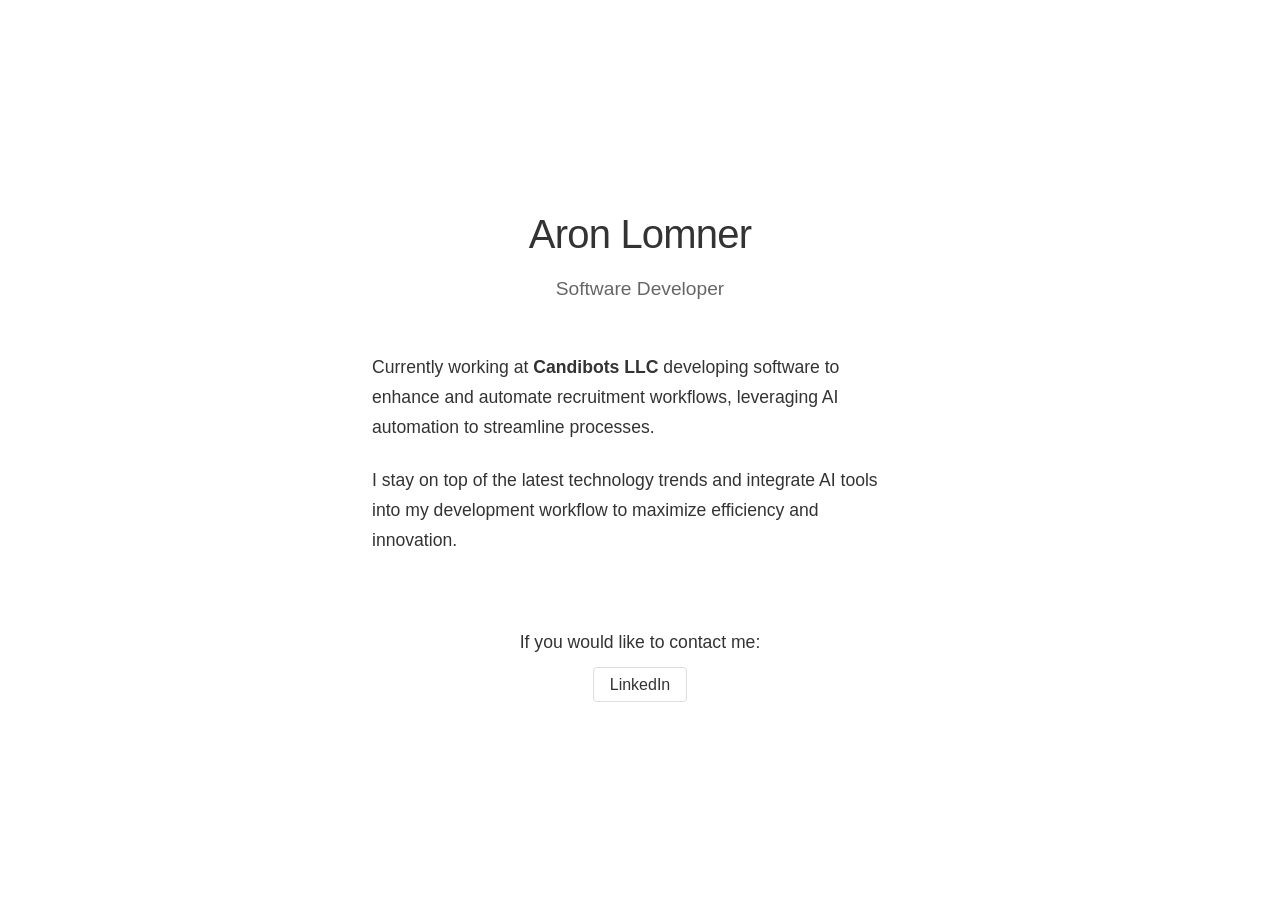
<file: index.html>
<!DOCTYPE html>
<html lang="en">
<head>
    <meta charset="UTF-8">
    <meta name="viewport" content="width=device-width, initial-scale=1.0">
    <title>Aron Lomner</title>
    <link rel="stylesheet" href="styles.css">
    <link rel="icon" type="image/svg+xml" href="/favicon.svg">
</head>
<body>
    <main>
        <header>
            <h1>Aron Lomner</h1>
            <p class="title">Software Developer</p>
        </header>

        <section class="about">
            <p>Currently working at <strong>Candibots LLC</strong> developing software to enhance and automate recruitment workflows, leveraging AI automation to streamline processes.</p>
            <p>I stay on top of the latest technology trends and integrate AI tools into my development workflow to maximize efficiency and innovation.</p>
        </section>

        <section class="contact">
            <p>If you would like to contact me:</p>
            <a href="https://www.linkedin.com/in/aron-lomner-032643299/" target="_blank">LinkedIn</a>
        </section>
    </main>
</body>
</html>
</file>
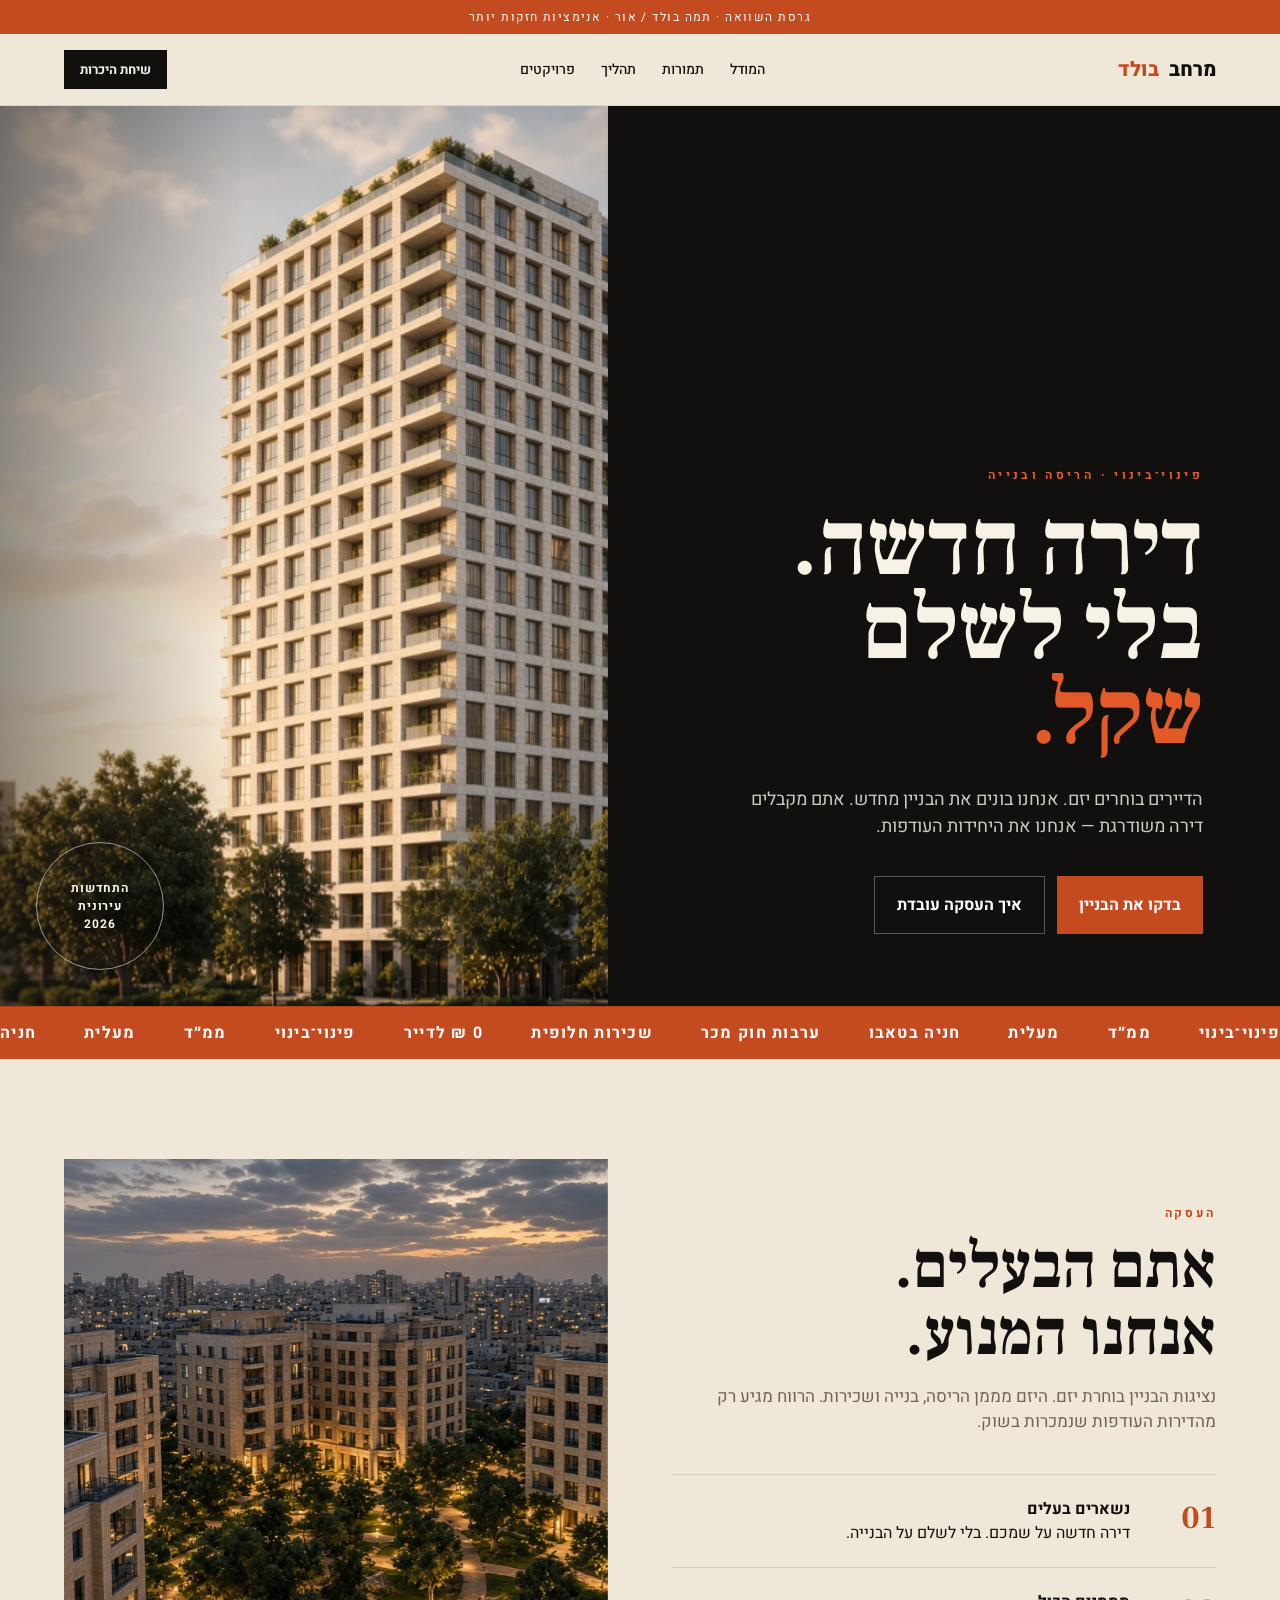
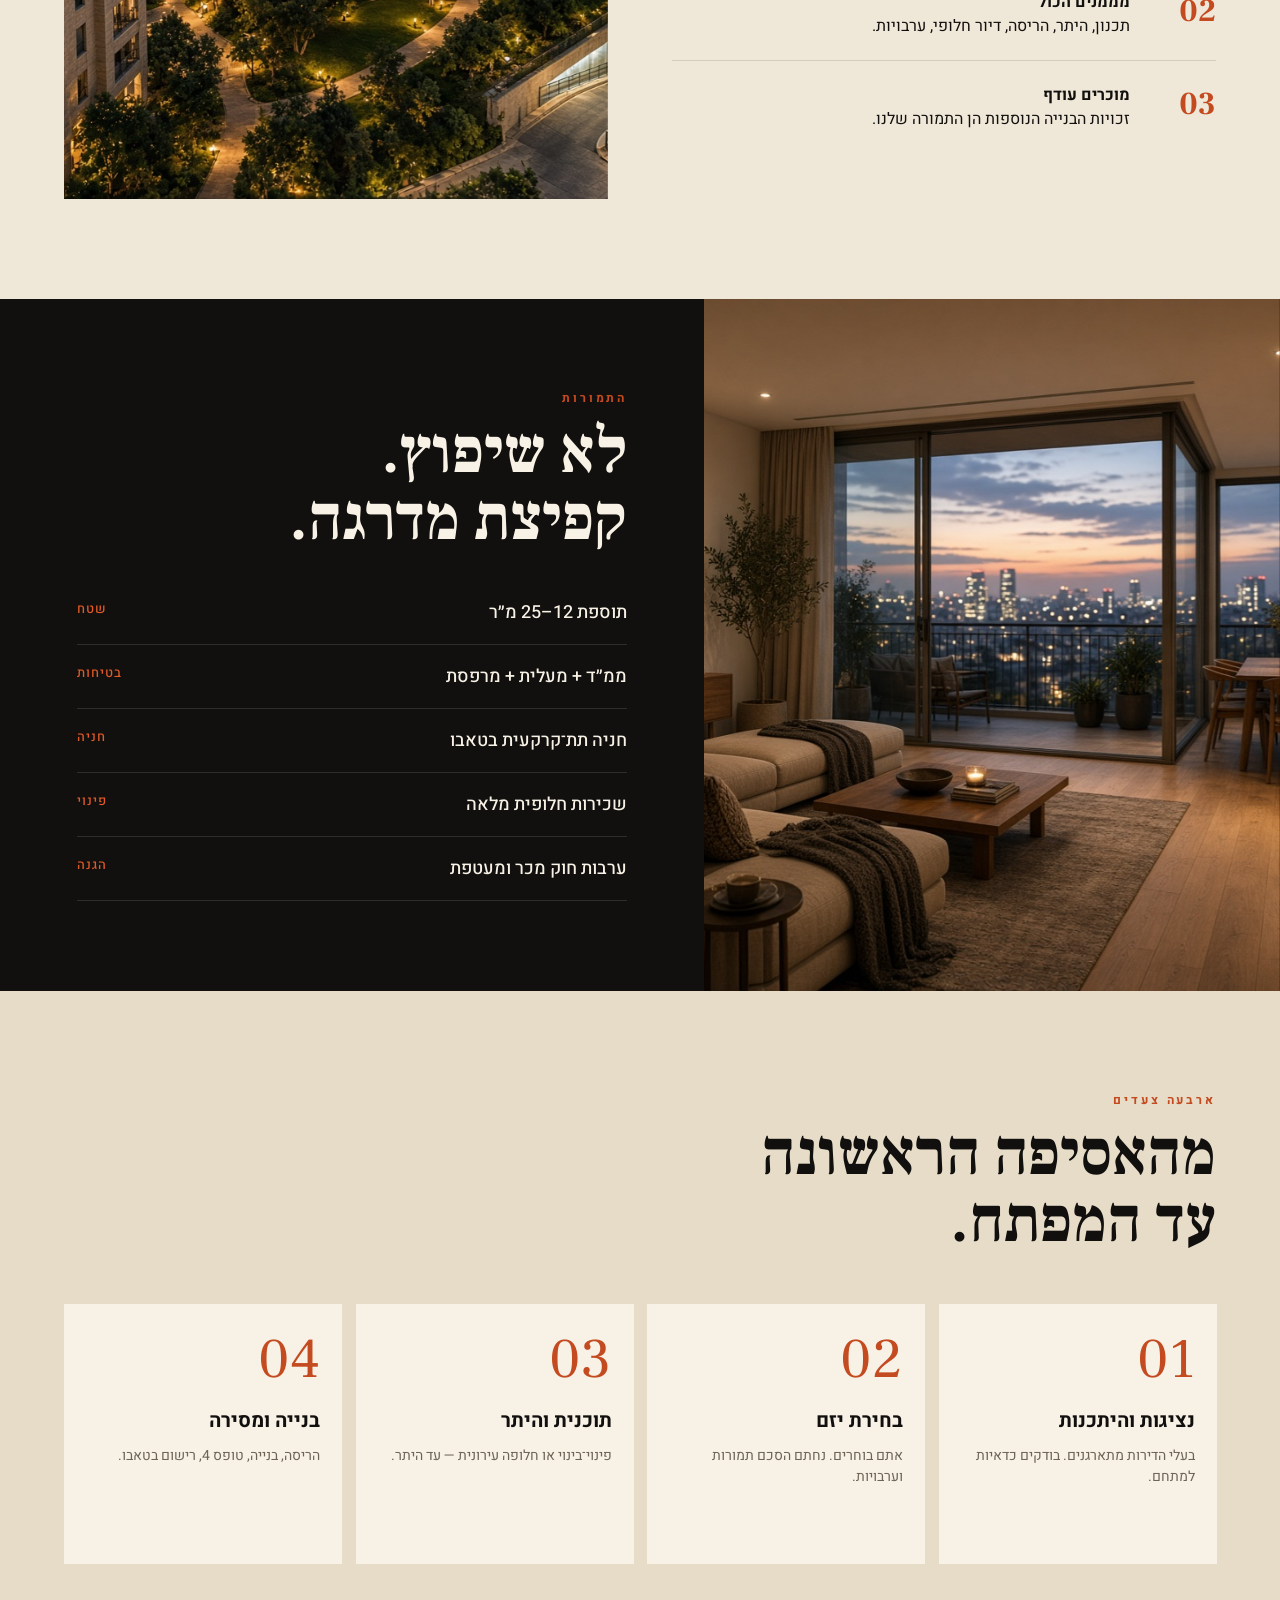
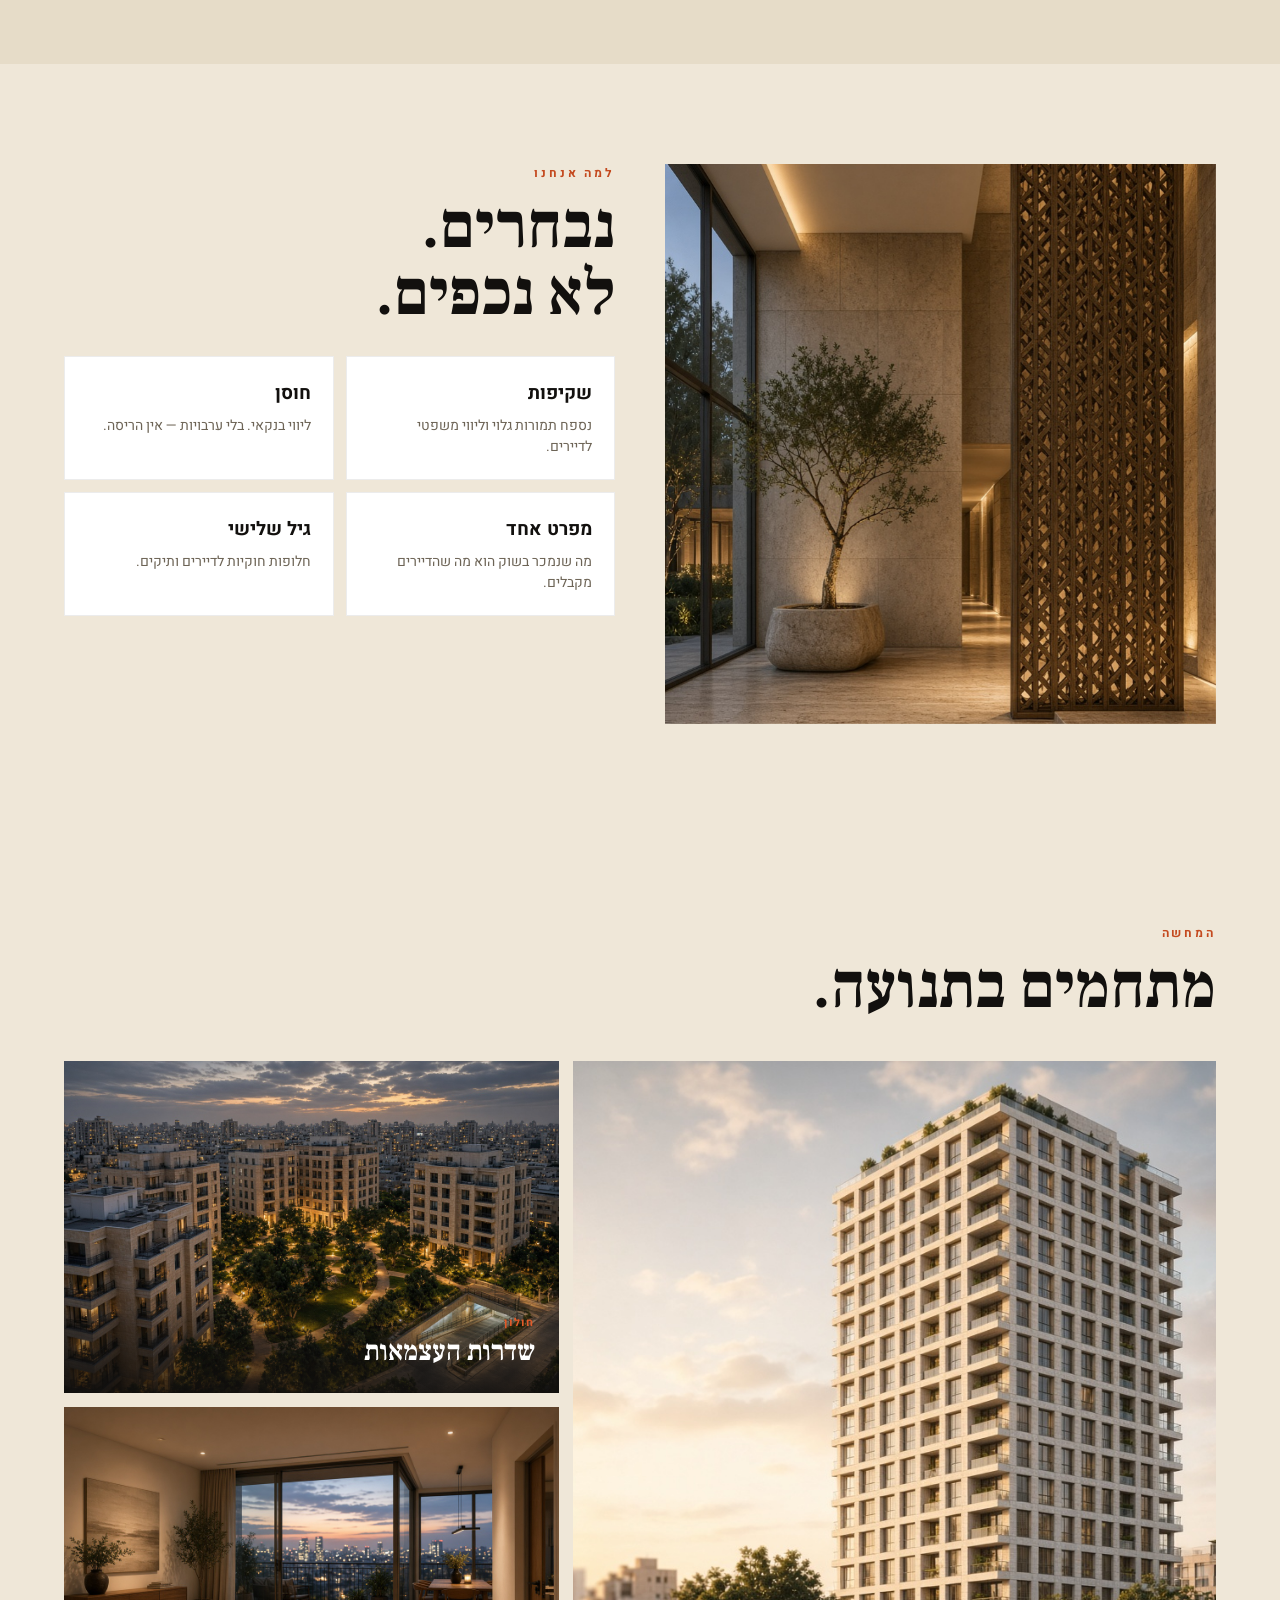
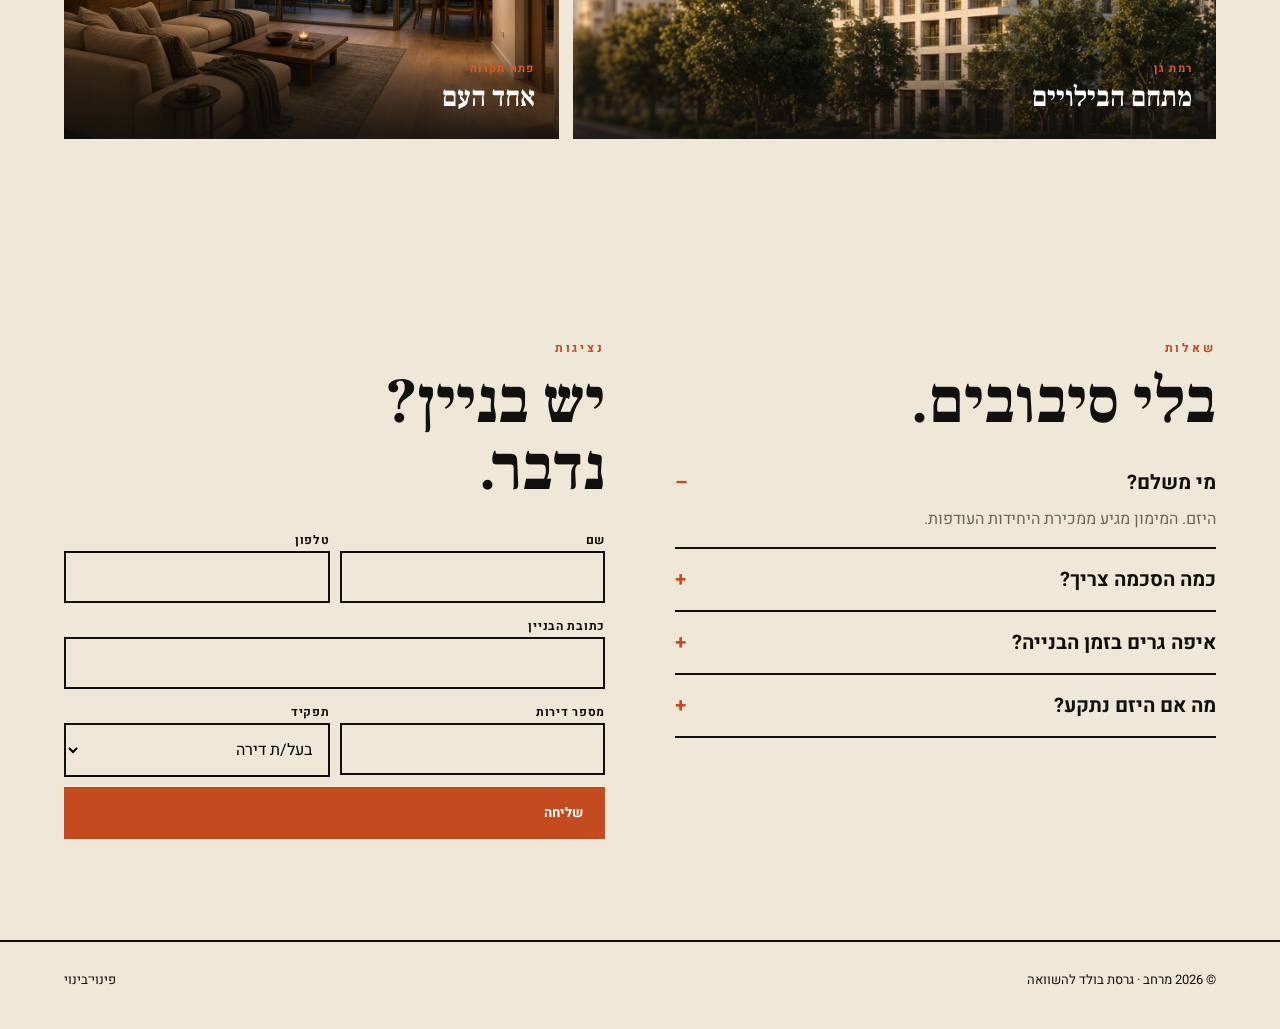
<file: loz/merhav-demo-flavored/index.html>
<!DOCTYPE html>
<html lang="he" dir="rtl">
<head>
  <meta charset="UTF-8" />
  <meta name="viewport" content="width=device-width, initial-scale=1" />
  <title>מרחב · גרסת בולד</title>
  <link rel="icon" type="image/svg+xml" href="favicon.svg" />
  <link rel="preconnect" href="https://fonts.googleapis.com" />
  <link rel="preconnect" href="https://fonts.gstatic.com" crossorigin />
  <link href="https://fonts.googleapis.com/css2?family=Heebo:wght@400;500;700;800&family=Frank+Ruhl+Libre:wght@500;700&display=swap" rel="stylesheet" />
  <style>
    :root {
      --paper: #efe7d8;
      --paper-2: #e6dcc8;
      --ink: #12100e;
      --ink-2: #2a241c;
      --rust: #c44a1f;
      --rust-2: #e25a28;
      --cream: #f7f1e6;
      --muted: #6d6456;
      --ease: cubic-bezier(0.16, 1, 0.3, 1);
    }
    * { box-sizing: border-box; margin: 0; padding: 0; }
    html { scroll-behavior: smooth; }
    body {
      font-family: Heebo, sans-serif;
      background: var(--paper);
      color: var(--ink);
      overflow-x: hidden;
    }
    body.loading { overflow: hidden; }
    img { display: block; max-width: 100%; }
    a { color: inherit; text-decoration: none; }
    button, input, textarea, select { font-family: inherit; }

    .loader {
      position: fixed; inset: 0; z-index: 80;
      background: var(--ink); color: var(--cream);
      display: grid; place-items: center;
      transition: transform 1s var(--ease);
    }
    .loader.out { transform: translateY(-100%); }
    .loader b {
      font-family: "Frank Ruhl Libre", serif;
      font-size: clamp(48px, 10vw, 120px);
      letter-spacing: -.03em;
      clip-path: inset(0 100% 0 0);
      animation: wipe 1s var(--ease) .15s forwards;
    }
    @keyframes wipe { to { clip-path: inset(0 0 0 0); } }

    .demo {
      background: var(--rust); color: #fff;
      text-align: center; font-size: 12px; letter-spacing: .12em;
      padding: 8px 16px; position: sticky; top: 0; z-index: 50;
    }

    nav {
      position: sticky; top: 32px; z-index: 40;
      display: flex; justify-content: space-between; align-items: center;
      padding: 16px 5vw;
      background: rgba(239,231,216,.78);
      backdrop-filter: blur(16px);
      border-bottom: 1px solid rgba(18,16,14,.08);
    }
    .logo { font-weight: 800; font-size: 20px; display: flex; gap: 10px; align-items: baseline; }
    .logo i { font-style: normal; color: var(--rust); }
    .nav-links { display: flex; gap: 26px; font-size: 14px; font-weight: 500; }
    .cta {
      background: var(--ink); color: var(--cream);
      padding: 10px 16px; font-size: 13px; font-weight: 700;
    }

    .hero {
      min-height: 100vh;
      display: grid;
      grid-template-columns: 1.05fr .95fr;
      background: var(--ink); color: var(--cream);
    }
    .hero-copy { padding: 12vh 6vw 8vh; display: flex; flex-direction: column; justify-content: end; }
    .kicker { color: var(--rust-2); letter-spacing: .28em; font-size: 12px; font-weight: 700; margin-bottom: 20px; }
    .hero h1 {
      font-family: "Frank Ruhl Libre", serif;
      font-size: clamp(48px, 7.2vw, 96px);
      line-height: .92; font-weight: 700;
      margin-bottom: 28px;
    }
    .hero h1 .word { display: inline-block; overflow: hidden; vertical-align: bottom; }
    .hero h1 .word span {
      display: inline-block; transform: translateY(110%);
    }
    body.ready .hero h1 .word span {
      animation: up 1s var(--ease) forwards;
    }
    .hero h1 .word:nth-child(2) span { animation-delay: .08s; }
    .hero h1 .word:nth-child(3) span { animation-delay: .16s; }
    .hero h1 .word:nth-child(4) span { animation-delay: .24s; }
    .hero h1 .word:nth-child(5) span { animation-delay: .32s; }
    .hero h1 em { font-style: normal; color: var(--rust-2); }
    @keyframes up { to { transform: none; } }
    .lead { font-size: 18px; max-width: 460px; opacity: .82; margin-bottom: 36px; }
    .hero-actions { display: flex; gap: 12px; flex-wrap: wrap; }
    .btn {
      display: inline-flex; align-items: center;
      padding: 16px 22px; font-weight: 700; border: 0; cursor: pointer;
      transition: transform .35s var(--ease);
    }
    .btn:hover { transform: translateY(-3px) scale(1.02); }
    .btn-rust { background: var(--rust); color: #fff; }
    .btn-line { background: transparent; color: #fff; border: 1px solid rgba(255,255,255,.3); }
    .hero-visual { position: relative; overflow: hidden; }
    .hero-visual img {
      width: 100%; height: 100%; object-fit: cover; min-height: 100vh;
      transform: scale(1.18);
      animation: zoom 18s ease-out forwards;
    }
    @keyframes zoom { to { transform: scale(1); } }
    .hero-visual::after {
      content: ""; position: absolute; inset: 0;
      background: linear-gradient(90deg, rgba(18,16,14,.45), transparent 40%);
    }
    .stamp {
      position: absolute; bottom: 36px; left: 36px; z-index: 2;
      width: 128px; height: 128px; border: 1.5px solid rgba(255,255,255,.55);
      border-radius: 50%; display: grid; place-items: center; text-align: center;
      font-size: 12px; letter-spacing: .08em; font-weight: 700;
      animation: spin 24s linear infinite;
    }
    @keyframes spin { to { transform: rotate(-360deg); } }

    .marquee {
      background: var(--rust); color: #fff;
      overflow: hidden; white-space: nowrap;
      padding: 14px 0; font-weight: 700; letter-spacing: .08em;
      border-top: 1px solid rgba(0,0,0,.12);
    }
    .marquee-track {
      display: inline-flex; gap: 48px;
      animation: slide 22s linear infinite;
    }
    @keyframes slide {
      from { transform: translateX(0); }
      to { transform: translateX(50%); }
    }

    section { padding: 100px 5vw; }
    .sec-kicker { color: var(--rust); font-size: 12px; letter-spacing: .24em; font-weight: 700; margin-bottom: 12px; }
    .sec-title {
      font-family: "Frank Ruhl Libre", serif;
      font-size: clamp(32px, 5vw, 64px);
      line-height: 1.05; margin-bottom: 16px;
    }
    .sec-sub { max-width: 520px; color: var(--muted); font-size: 17px; }

    .reveal { opacity: 0; transform: translateY(40px) scale(.98); }
    .reveal.in { animation: pop .85s var(--ease) forwards; }
    @keyframes pop { to { opacity: 1; transform: none; } }

    .model { display: grid; grid-template-columns: 1fr 1fr; gap: 64px; align-items: center; }
    .nums { margin-top: 40px; display: grid; gap: 0; }
    .num-row {
      display: grid; grid-template-columns: 70px 1fr; gap: 16px;
      padding: 22px 0; border-top: 1px solid rgba(18,16,14,.12);
      opacity: 0; transform: translateX(-24px);
    }
    .num-row.in { animation: pop .7s var(--ease) forwards; }
    .num-row strong { font-family: "Frank Ruhl Libre", serif; font-size: 32px; color: var(--rust); }
    .frame { overflow: hidden; position: relative; }
    .frame img {
      width: 100%; height: 640px; object-fit: cover;
      clip-path: inset(100% 0 0 0);
      transform: scale(1.1);
    }
    .frame.in img {
      animation: open 1.2s var(--ease) forwards;
    }
    @keyframes open {
      to { clip-path: inset(0 0 0 0); transform: scale(1); }
    }

    .split {
      display: grid; grid-template-columns: .9fr 1.1fr;
      background: var(--ink); color: var(--cream); padding: 0;
    }
    .split img { width: 100%; height: 100%; min-height: 620px; object-fit: cover; }
    .split-copy { padding: 90px 6vw; }
    .perk {
      display: flex; justify-content: space-between; gap: 20px;
      padding: 18px 0; border-bottom: 1px solid rgba(255,255,255,.12);
      font-size: 18px; font-weight: 500;
      opacity: 0; transform: translateY(16px);
    }
    .perk.in { animation: pop .6s var(--ease) forwards; }
    .perk span { color: var(--rust-2); font-size: 13px; letter-spacing: .08em; }

    .steps { background: var(--paper-2); }
    .grid4 { display: grid; grid-template-columns: repeat(4, 1fr); gap: 14px; margin-top: 48px; }
    .card {
      background: var(--cream); padding: 28px 22px 36px;
      min-height: 260px;
      transition: transform .45s var(--ease), background .35s;
    }
    .card:hover { transform: translateY(-10px) rotate(-.4deg); background: #fff; }
    .card .n { font-size: 56px; font-family: "Frank Ruhl Libre", serif; color: var(--rust); line-height: 1; margin-bottom: 18px; }
    .card h3 { font-size: 20px; margin-bottom: 10px; }
    .card p { color: var(--muted); font-size: 14px; }

    .why { display: grid; grid-template-columns: 1fr 1fr; gap: 50px; }
    .why-img { overflow: hidden; }
    .why-img img { width: 100%; height: 560px; object-fit: cover; }
    .tiles { display: grid; grid-template-columns: 1fr 1fr; gap: 12px; margin-top: 28px; }
    .tile {
      padding: 22px; background: #fff; border: 1px solid rgba(18,16,14,.08);
      transition: transform .4s var(--ease), background .3s, color .3s;
    }
    .tile:hover { background: var(--ink); color: var(--cream); transform: scale(1.03); }
    .tile h3 { margin-bottom: 8px; }
    .tile p { color: var(--muted); font-size: 14px; }
    .tile:hover p { color: #cfc6b8; }

    .projects .proj-wrap { display: grid; grid-template-columns: 1.3fr 1fr; gap: 14px; margin-top: 40px; }
    .proj { position: relative; overflow: hidden; min-height: 280px; }
    .proj.big { min-height: 580px; grid-row: span 2; }
    .proj img { width: 100%; height: 100%; object-fit: cover; transition: transform 1s var(--ease); }
    .proj:hover img { transform: scale(1.1) rotate(.6deg); }
    .proj figcaption {
      position: absolute; inset: auto 0 0; padding: 24px;
      background: linear-gradient(transparent, rgba(18,16,14,.85));
      color: #fff;
    }
    .proj small { color: var(--rust-2); letter-spacing: .12em; font-size: 11px; font-weight: 700; }
    .proj h3 { font-family: "Frank Ruhl Libre", serif; font-size: 28px; }

    .end { display: grid; grid-template-columns: 1fr 1fr; gap: 70px; }
    details { border-bottom: 2px solid var(--ink); padding: 16px 0; }
    summary { list-style: none; font-size: 20px; font-weight: 700; cursor: pointer; display: flex; justify-content: space-between; }
    summary::-webkit-details-marker { display: none; }
    summary::after { content: "+"; color: var(--rust); }
    details[open] summary::after { content: "–"; }
    details p { padding-top: 10px; color: var(--muted); max-width: 480px; }

    form { display: grid; gap: 10px; margin-top: 24px; }
    label { font-size: 12px; font-weight: 700; letter-spacing: .06em; }
    input, textarea, select {
      width: 100%; border: 2px solid var(--ink); background: transparent;
      padding: 12px; font-size: 16px; outline: none;
    }
    input:focus, textarea:focus { border-color: var(--rust); }
    textarea { min-height: 100px; }
    .row { display: grid; grid-template-columns: 1fr 1fr; gap: 10px; }
    .thanks { display: none; padding: 24px; background: var(--ink); color: var(--cream); }
    footer {
      padding: 28px 5vw 40px; display: flex; justify-content: space-between;
      border-top: 2px solid var(--ink); font-size: 13px;
    }

    @media (max-width: 980px) {
      .hero, .model, .split, .why, .end, .projects .proj-wrap, .grid4, .tiles, .row { grid-template-columns: 1fr; }
      .nav-links { display: none; }
      .hero-visual img, .proj.big { min-height: 360px; }
      .stamp { width: 88px; height: 88px; font-size: 10px; }
    }
    @media (prefers-reduced-motion: reduce) {
      * { animation: none !important; transition: none !important; }
      .reveal, .num-row, .perk { opacity: 1; transform: none; }
      .frame img { clip-path: none; }
    }
  </style>
</head>
<body class="loading">
  <div class="loader" id="loader"><b>מרחב</b></div>
  <div class="demo">גרסת השוואה · תמה בולד / אור · אנימציות חזקות יותר</div>

  <nav>
    <a class="logo" href="#top">מרחב <i>בולד</i></a>
    <div class="nav-links">
      <a href="#model">המודל</a>
      <a href="#returns">תמורות</a>
      <a href="#process">תהליך</a>
      <a href="#projects">פרויקטים</a>
    </div>
    <a class="cta" href="#contact">שיחת היכרות</a>
  </nav>

  <header class="hero" id="top">
    <div class="hero-copy">
      <div class="kicker">פינוי־בינוי · הריסה ובנייה</div>
      <h1>
        <span class="word"><span>דירה</span></span>
        <span class="word"><span>חדשה.</span></span><br>
        <span class="word"><span>בלי</span></span>
        <span class="word"><span>לשלם</span></span>
        <span class="word"><span><em>שקל.</em></span></span>
      </h1>
      <p class="lead">הדיירים בוחרים יזם. אנחנו בונים את הבניין מחדש. אתם מקבלים דירה משודרגת — אנחנו את היחידות העודפות.</p>
      <div class="hero-actions">
        <a class="btn btn-rust" href="#contact">בדקו את הבניין</a>
        <a class="btn btn-line" href="#model">איך העסקה עובדת</a>
      </div>
    </div>
    <div class="hero-visual">
      <img src="assets/tower.jpg" alt="" />
      <div class="stamp">התחדשות<br>עירונית<br>2026</div>
    </div>
  </header>

  <div class="marquee" aria-hidden="true">
    <div class="marquee-track">
      <span>פינוי־בינוי</span><span>ממ״ד</span><span>מעלית</span><span>חניה בטאבו</span><span>ערבות חוק מכר</span><span>שכירות חלופית</span><span>0 ₪ לדייר</span>
      <span>פינוי־בינוי</span><span>ממ״ד</span><span>מעלית</span><span>חניה בטאבו</span><span>ערבות חוק מכר</span><span>שכירות חלופית</span><span>0 ₪ לדייר</span>
    </div>
  </div>

  <section class="model" id="model">
    <div class="reveal">
      <div class="sec-kicker">העסקה</div>
      <h2 class="sec-title">אתם הבעלים.<br>אנחנו המנוע.</h2>
      <p class="sec-sub">נציגות הבניין בוחרת יזם. היזם מממן הריסה, בנייה ושכירות. הרווח מגיע רק מהדירות העודפות שנמכרות בשוק.</p>
      <div class="nums">
        <div class="num-row"><strong>01</strong><div><b>נשארים בעלים</b><p>דירה חדשה על שמכם. בלי לשלם על הבנייה.</p></div></div>
        <div class="num-row"><strong>02</strong><div><b>מממנים הכול</b><p>תכנון, היתר, הריסה, דיור חלופי, ערבויות.</p></div></div>
        <div class="num-row"><strong>03</strong><div><b>מוכרים עודף</b><p>זכויות הבנייה הנוספות הן התמורה שלנו.</p></div></div>
      </div>
    </div>
    <div class="frame">
      <img src="assets/complex.jpg" alt="" />
    </div>
  </section>

  <div class="split" id="returns">
    <div class="frame">
      <img src="assets/interior.jpg" alt="" />
    </div>
    <div class="split-copy reveal">
      <div class="sec-kicker">התמורות</div>
      <h2 class="sec-title">לא שיפוץ.<br>קפיצת מדרגה.</h2>
      <div style="margin-top:28px">
        <div class="perk">תוספת 12–25 מ״ר <span>שטח</span></div>
        <div class="perk">ממ״ד + מעלית + מרפסת <span>בטיחות</span></div>
        <div class="perk">חניה תת־קרקעית בטאבו <span>חניה</span></div>
        <div class="perk">שכירות חלופית מלאה <span>פינוי</span></div>
        <div class="perk">ערבות חוק מכר ומעטפת <span>הגנה</span></div>
      </div>
    </div>
  </div>

  <section class="steps" id="process">
    <div class="reveal">
      <div class="sec-kicker">ארבעה צעדים</div>
      <h2 class="sec-title">מהאסיפה הראשונה<br>עד המפתח.</h2>
    </div>
    <div class="grid4">
      <article class="card reveal"><div class="n">01</div><h3>נציגות והיתכנות</h3><p>בעלי הדירות מתארגנים. בודקים כדאיות למתחם.</p></article>
      <article class="card reveal"><div class="n">02</div><h3>בחירת יזם</h3><p>אתם בוחרים. נחתם הסכם תמורות וערבויות.</p></article>
      <article class="card reveal"><div class="n">03</div><h3>תוכנית והיתר</h3><p>פינוי־בינוי או חלופה עירונית — עד היתר.</p></article>
      <article class="card reveal"><div class="n">04</div><h3>בנייה ומסירה</h3><p>הריסה, בנייה, טופס 4, רישום בטאבו.</p></article>
    </div>
  </section>

  <section class="why">
    <div class="why-img frame">
      <img src="assets/lobby.jpg" alt="" />
    </div>
    <div class="reveal">
      <div class="sec-kicker">למה אנחנו</div>
      <h2 class="sec-title">נבחרים.<br>לא נכפים.</h2>
      <div class="tiles">
        <div class="tile"><h3>שקיפות</h3><p>נספח תמורות גלוי וליווי משפטי לדיירים.</p></div>
        <div class="tile"><h3>חוסן</h3><p>ליווי בנקאי. בלי ערבויות — אין הריסה.</p></div>
        <div class="tile"><h3>מפרט אחד</h3><p>מה שנמכר בשוק הוא מה שהדיירים מקבלים.</p></div>
        <div class="tile"><h3>גיל שלישי</h3><p>חלופות חוקיות לדיירים ותיקים.</p></div>
      </div>
    </div>
  </section>

  <section class="projects" id="projects">
    <div class="reveal">
      <div class="sec-kicker">המחשה</div>
      <h2 class="sec-title">מתחמים בתנועה.</h2>
    </div>
    <div class="proj-wrap">
      <figure class="proj big reveal">
        <img src="assets/tower.jpg" alt="" />
        <figcaption><small>רמת גן</small><h3>מתחם הבילויים</h3></figcaption>
      </figure>
      <figure class="proj reveal">
        <img src="assets/complex.jpg" alt="" />
        <figcaption><small>חולון</small><h3>שדרות העצמאות</h3></figcaption>
      </figure>
      <figure class="proj reveal">
        <img src="assets/interior.jpg" alt="" />
        <figcaption><small>פתח תקווה</small><h3>אחד העם</h3></figcaption>
      </figure>
    </div>
  </section>

  <section class="end" id="contact">
    <div class="reveal">
      <div class="sec-kicker">שאלות</div>
      <h2 class="sec-title">בלי סיבובים.</h2>
      <details open><summary>מי משלם?</summary><p>היזם. המימון מגיע ממכירת היחידות העודפות.</p></details>
      <details><summary>כמה הסכמה צריך?</summary><p>לרוב כשני שלישים במתחם פינוי־בינוי, לפי המסלול והחוק העדכני.</p></details>
      <details><summary>איפה גרים בזמן הבנייה?</summary><p>בדירה שכורה. אנחנו מממנים את השכירות לפי ההסכם.</p></details>
      <details><summary>מה אם היזם נתקע?</summary><p>ערבות חוק מכר, ערבות שכירות וליווי בנקאי. בלי זה לא הורסים.</p></details>
    </div>
    <div class="reveal">
      <div class="sec-kicker">נציגות</div>
      <h2 class="sec-title">יש בניין?<br>נדבר.</h2>
      <form id="f">
        <div class="row">
          <div><label>שם</label><input required /></div>
          <div><label>טלפון</label><input required /></div>
        </div>
        <div><label>כתובת הבניין</label><input required /></div>
        <div class="row">
          <div><label>מספר דירות</label><input /></div>
          <div><label>תפקיד</label>
            <select><option>בעל/ת דירה</option><option>נציגות</option><option>עו״ד דיירים</option></select>
          </div>
        </div>
        <button class="btn btn-rust" type="submit">שליחה</button>
      </form>
      <div class="thanks" id="t">נשלח בדמו בלבד. תודה.</div>
    </div>
  </section>

  <footer>
    <div>© 2026 מרחב · גרסת בולד להשוואה</div>
    <div>פינוי־בינוי</div>
  </footer>

  <script>
    const reduce = matchMedia("(prefers-reduced-motion: reduce)").matches;
    addEventListener("load", () => {
      setTimeout(() => {
        document.getElementById("loader").classList.add("out");
        document.body.classList.remove("loading");
        document.body.classList.add("ready");
      }, reduce ? 0 : 1100);
    });
    const io = new IntersectionObserver((ents) => {
      ents.forEach((e) => { if (e.isIntersecting) e.target.classList.add("in"); });
    }, { threshold: .14 });
    document.querySelectorAll(".reveal, .frame, .num-row, .perk, .card").forEach((el) => io.observe(el));
    document.getElementById("f").onsubmit = (e) => {
      e.preventDefault(); e.target.style.display = "none";
      document.getElementById("t").style.display = "block";
    };
  </script>
</body>
</html>
</file>
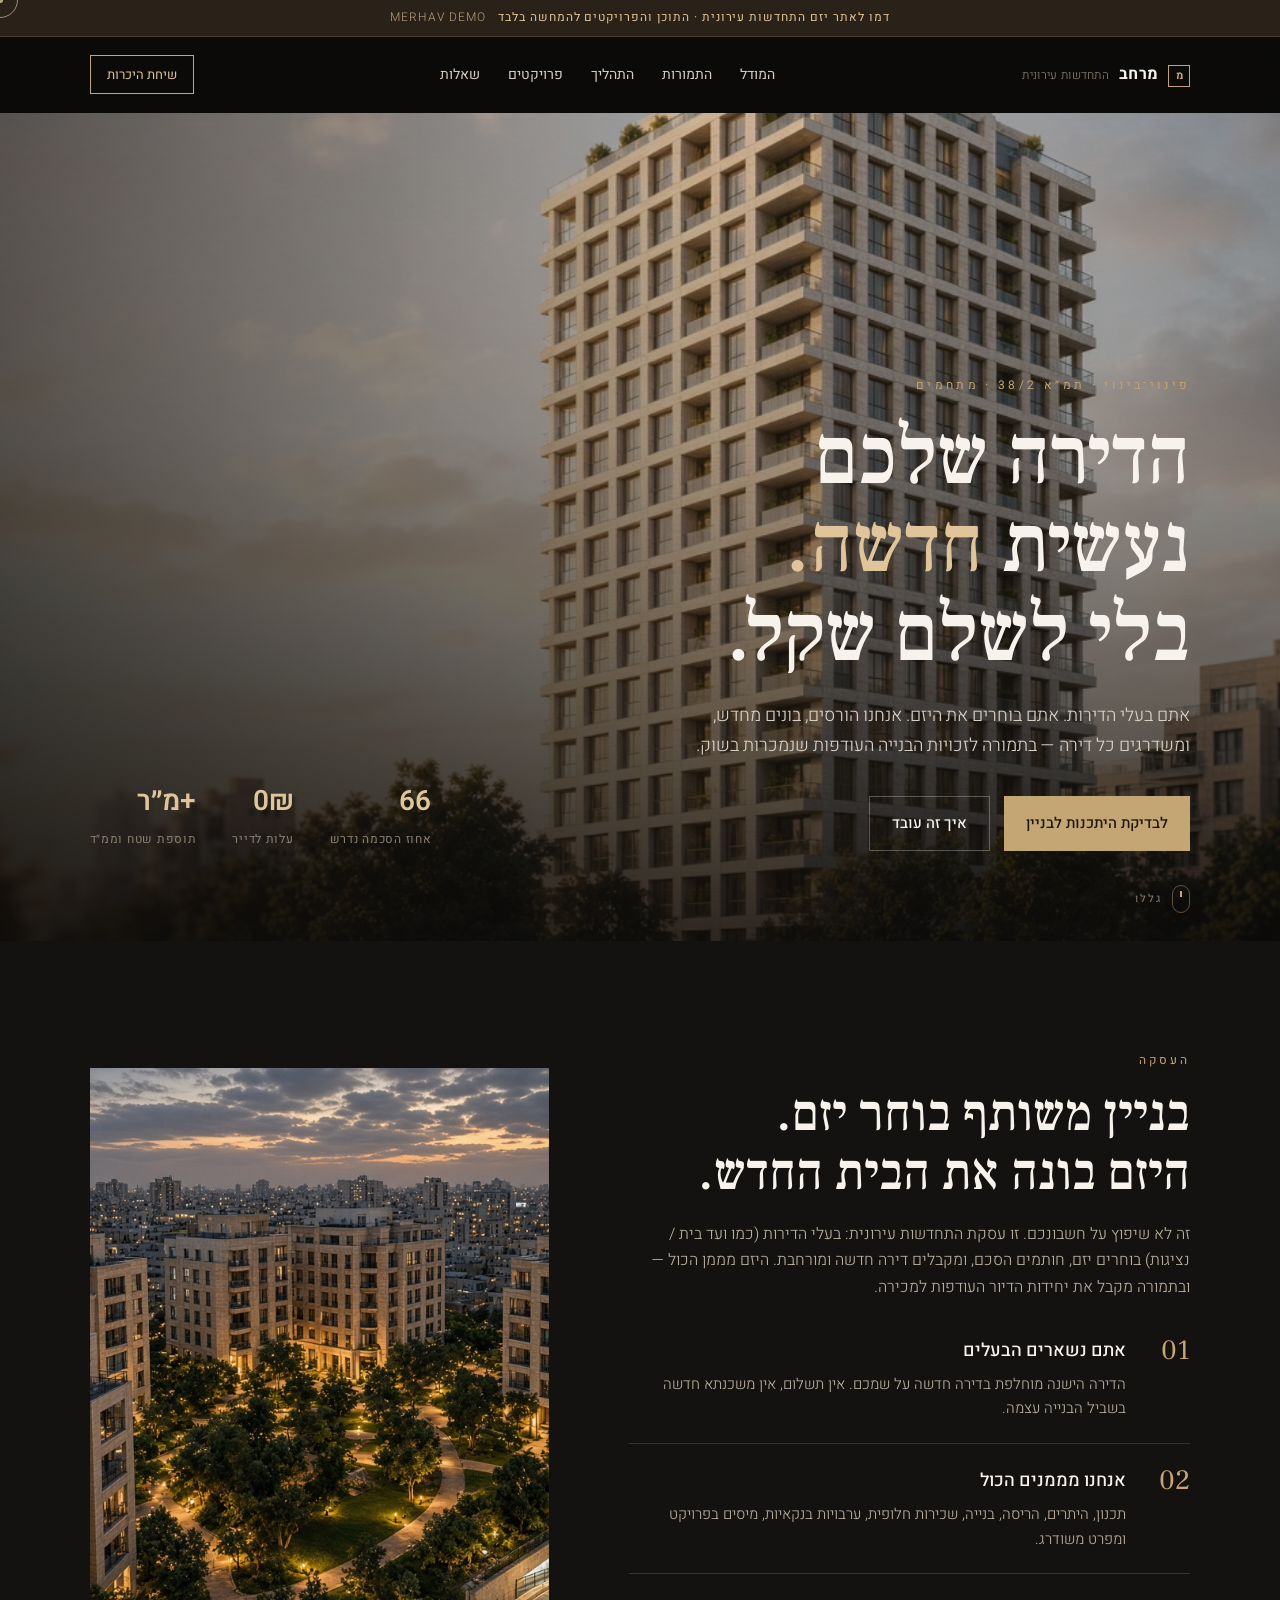
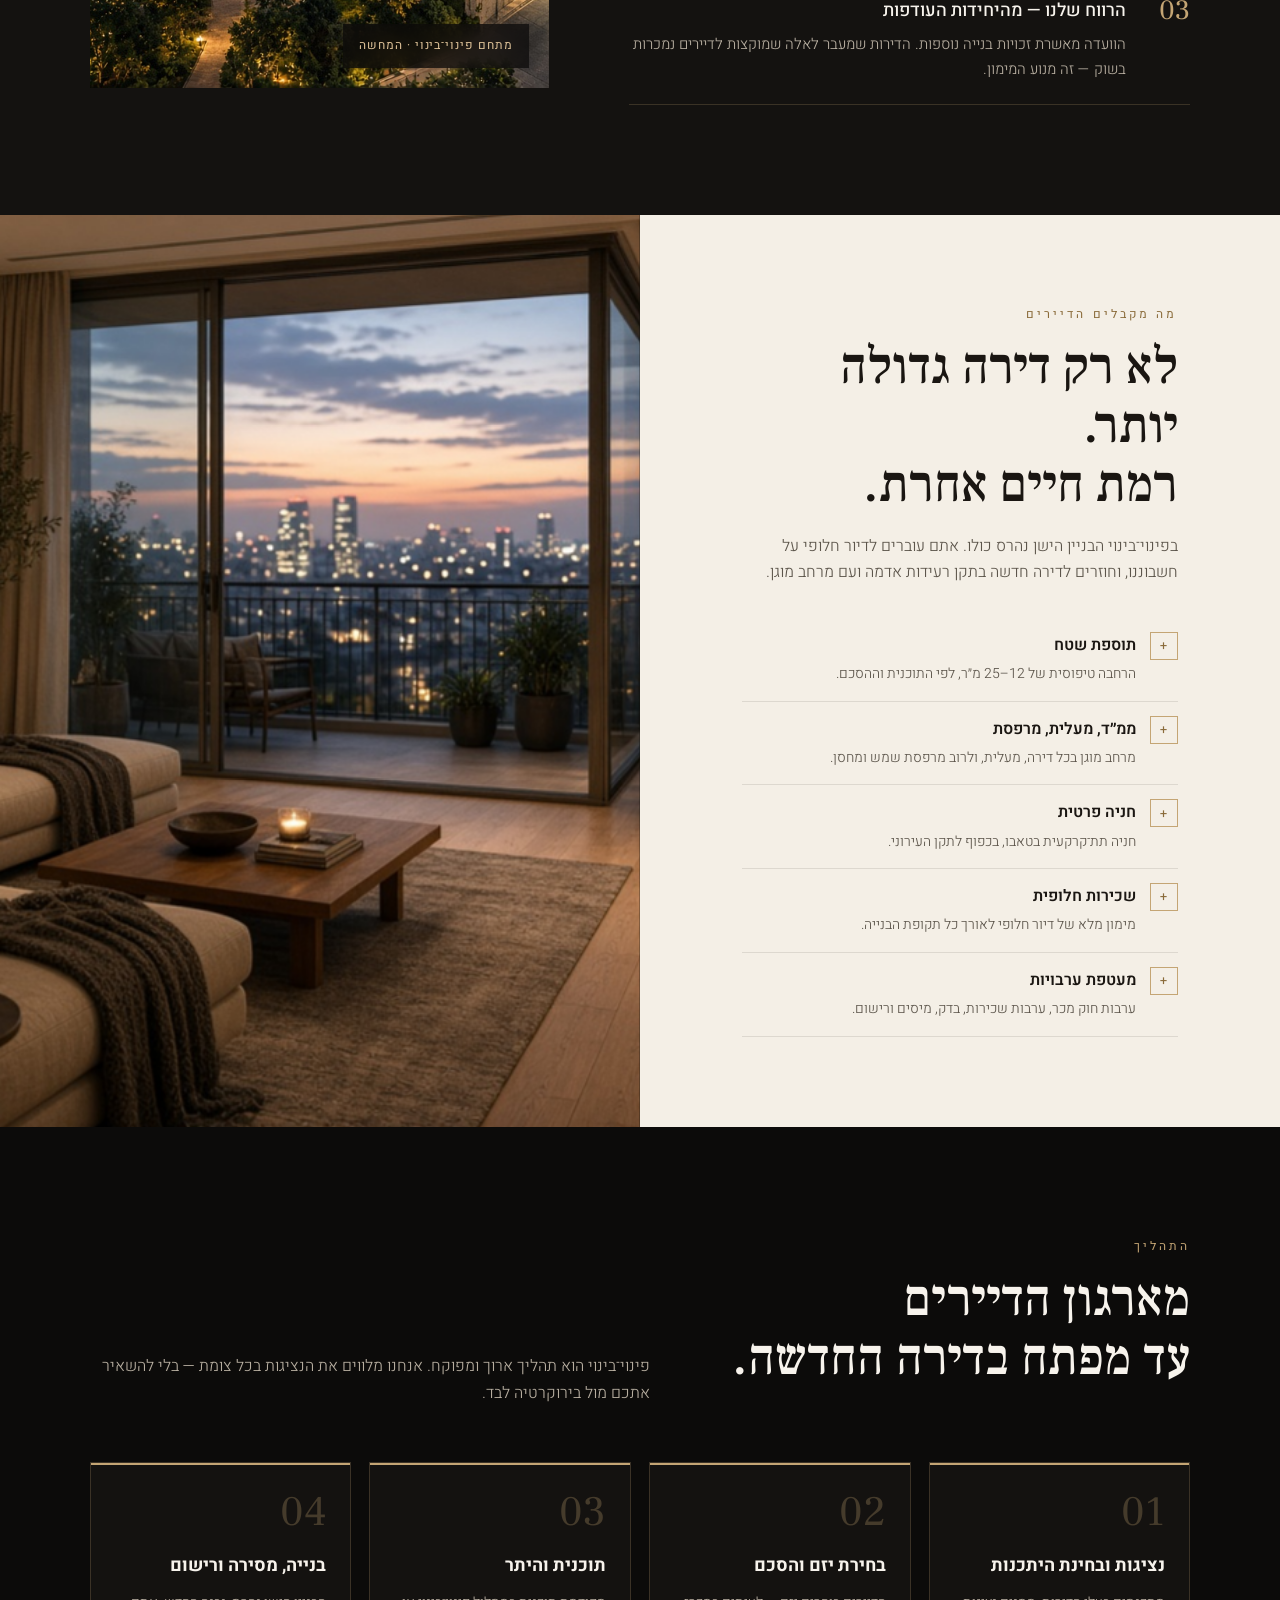
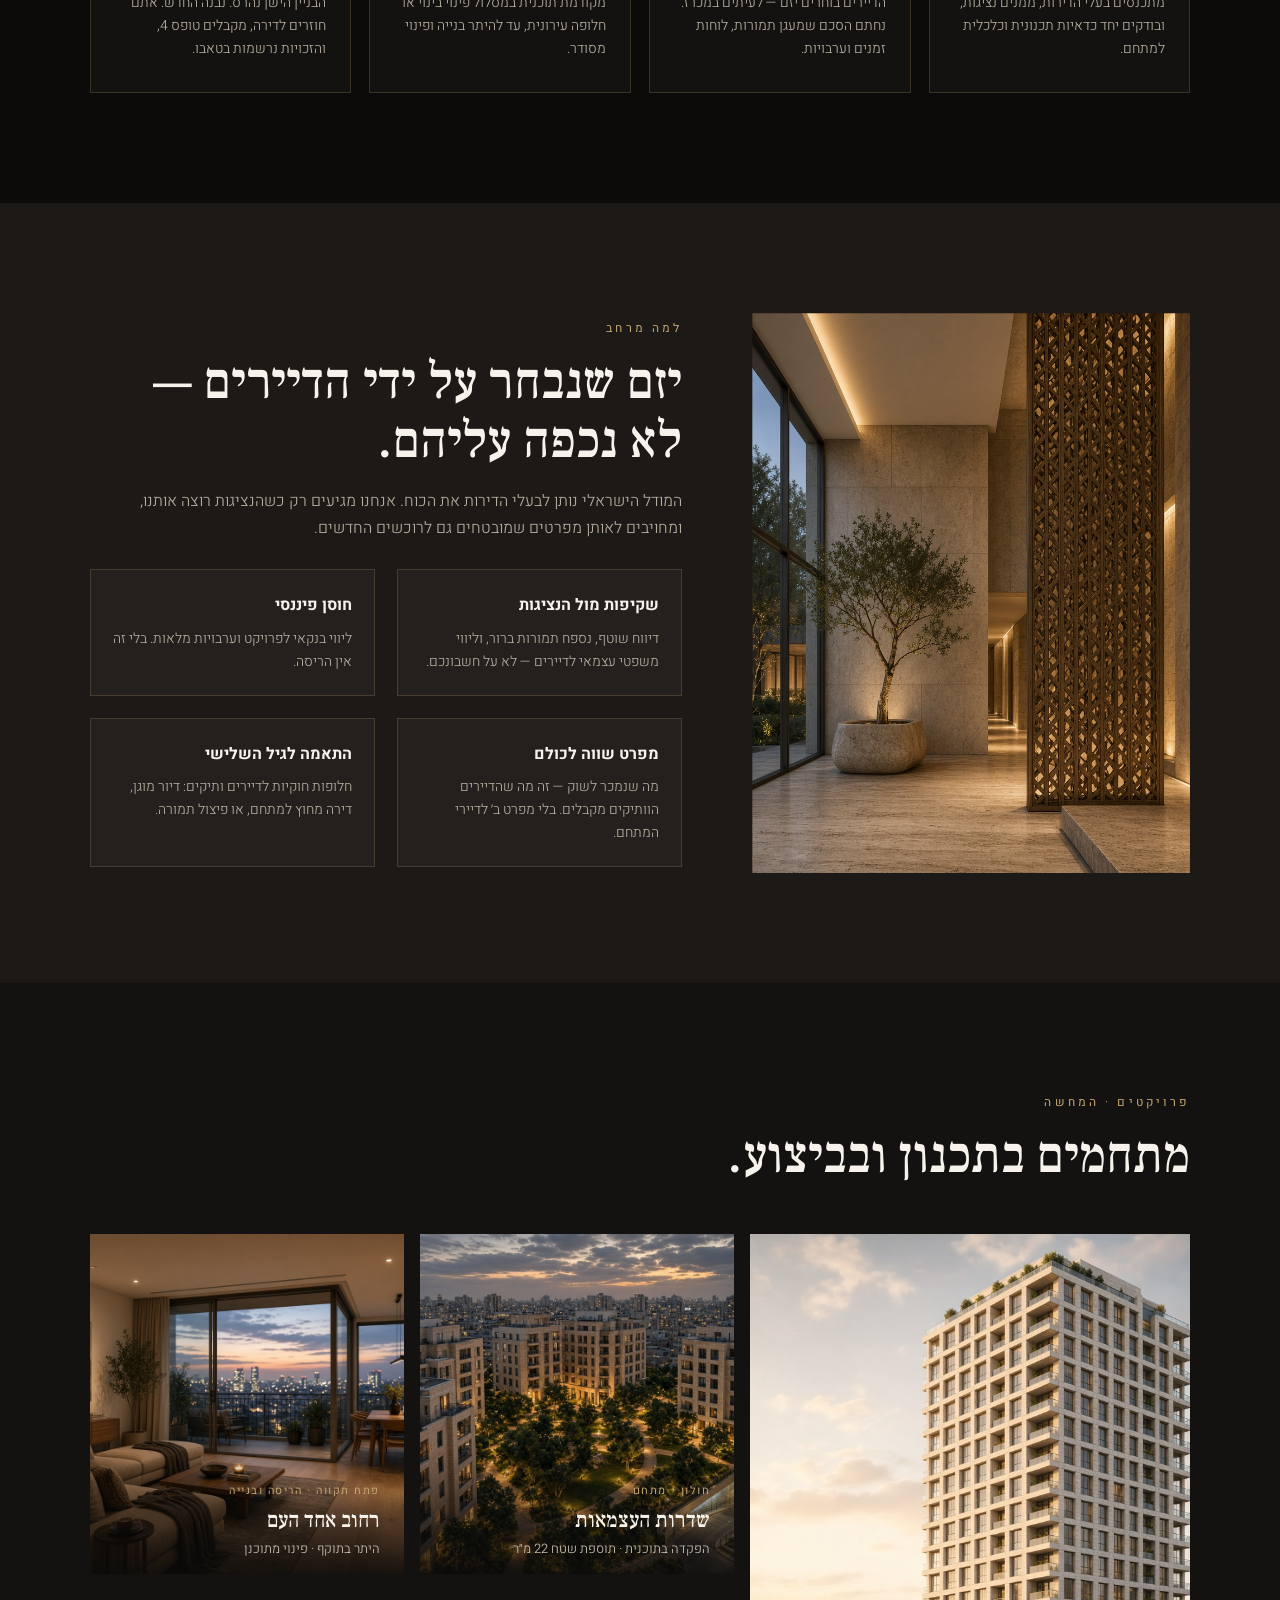
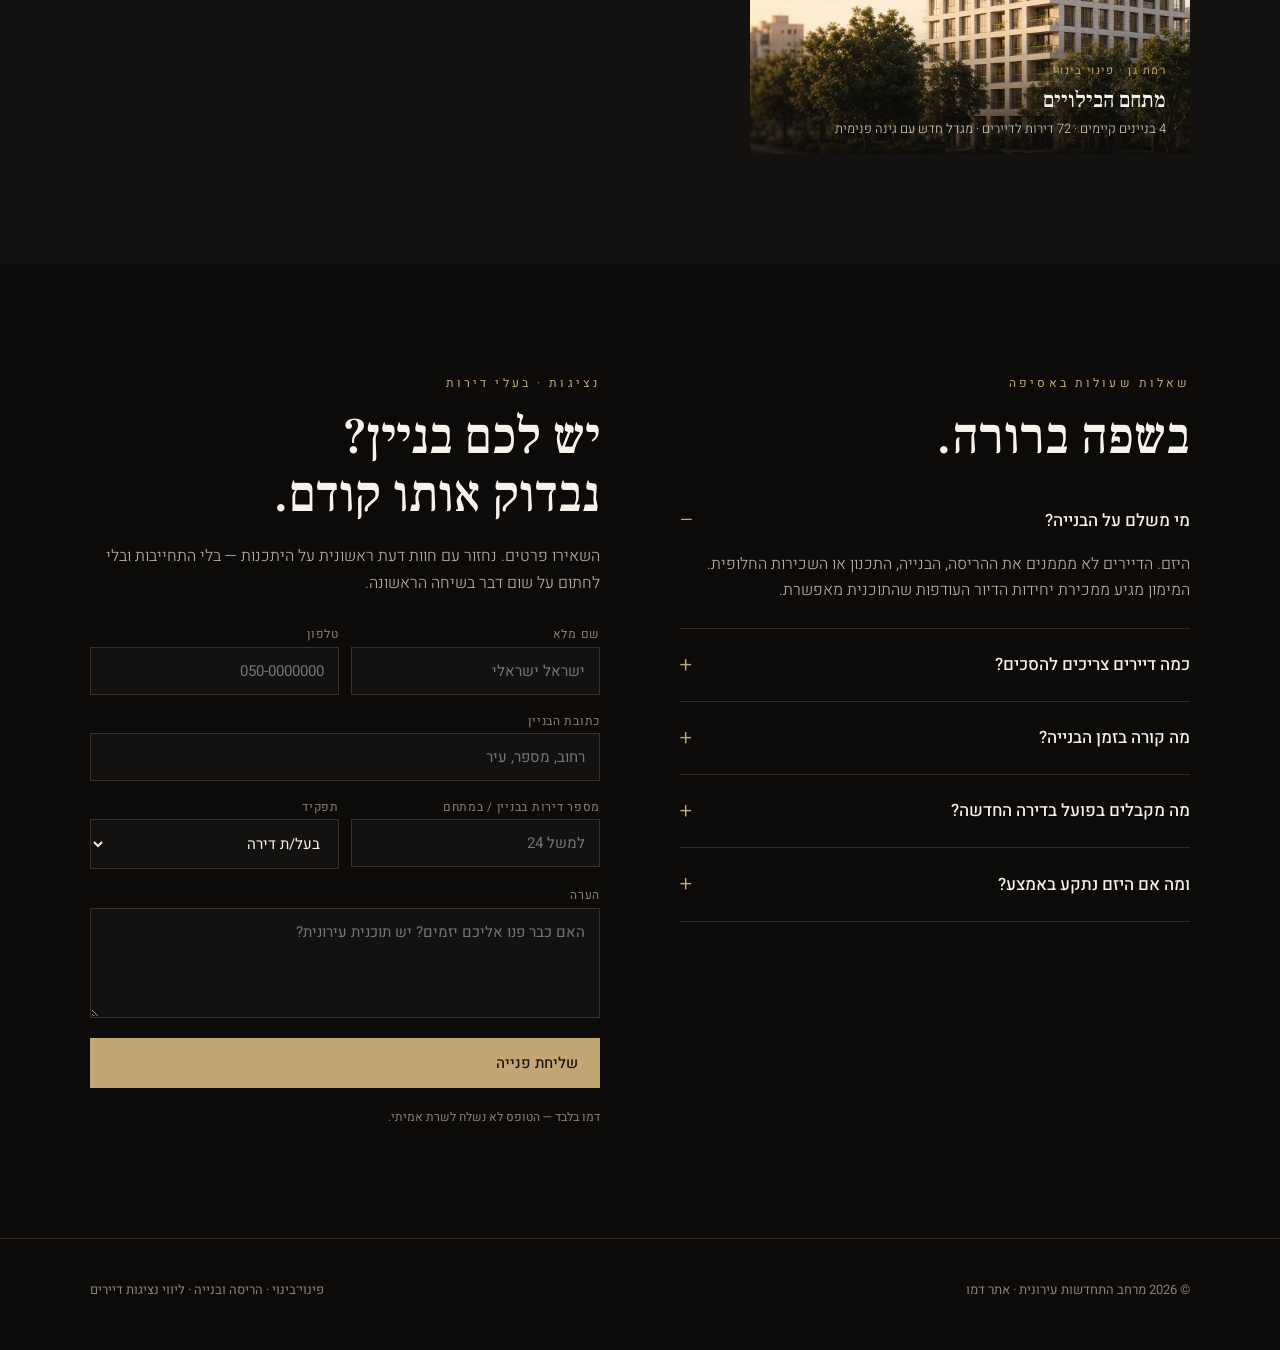
<file: loz/merhav-demo/index.html>
<!DOCTYPE html>
<html lang="he" dir="rtl">
<head>
  <meta charset="UTF-8" />
  <meta name="viewport" content="width=device-width, initial-scale=1" />
  <title>מרחב · התחדשות עירונית</title>
  <meta name="description" content="מרחב — יזמות בהתחדשות עירונית. הדיירים בוחרים. אנחנו בונים. הדירה החדשה שלכם — בלי לשלם שקל." />
  <link rel="icon" type="image/svg+xml" href="favicon.svg" />
  <link rel="preconnect" href="https://fonts.googleapis.com" />
  <link rel="preconnect" href="https://fonts.gstatic.com" crossorigin />
  <link href="https://fonts.googleapis.com/css2?family=Heebo:wght@300;400;500;600;700;800&family=Frank+Ruhl+Libre:wght@400;500;700&display=swap" rel="stylesheet" />
  <style>
    :root {
      --bg: #0c0b0a;
      --bg-2: #141210;
      --bg-3: #1c1916;
      --paper: #f4efe6;
      --ink: #1a1612;
      --muted: #8a8174;
      --gold: #c4a574;
      --gold-2: #e0c49a;
      --line: rgba(196, 165, 116, 0.22);
      --white: #f7f3ec;
      --ease: cubic-bezier(0.22, 1, 0.36, 1);
      --ease-out: cubic-bezier(0.16, 1, 0.3, 1);
    }

    * { box-sizing: border-box; margin: 0; padding: 0; }
    html { scroll-behavior: smooth; }
    body {
      font-family: "Heebo", system-ui, sans-serif;
      background: var(--bg);
      color: var(--white);
      line-height: 1.65;
      overflow-x: hidden;
    }
    body.is-loading { overflow: hidden; }
    img { max-width: 100%; display: block; }
    a { color: inherit; text-decoration: none; }
    button, input, textarea, select { font-family: inherit; }

    /* Cursor */
    .cursor, .cursor-dot {
      position: fixed; top: 0; left: 0; pointer-events: none; z-index: 200;
      border-radius: 50%; mix-blend-mode: difference;
    }
    .cursor {
      width: 36px; height: 36px; margin: -18px 0 0 -18px;
      border: 1px solid rgba(224,196,154,.85);
      transition: width .35s var(--ease), height .35s var(--ease), margin .35s var(--ease), background .35s, border-color .35s;
    }
    .cursor.hover {
      width: 64px; height: 64px; margin: -32px 0 0 -32px;
      background: rgba(196,165,116,.12); border-color: var(--gold-2);
    }
    .cursor-dot {
      width: 5px; height: 5px; margin: -2.5px 0 0 -2.5px;
      background: var(--gold-2);
    }
    @media (pointer: coarse) { .cursor, .cursor-dot { display: none; } }

    /* Loader */
    .loader {
      position: fixed; inset: 0; z-index: 300;
      background: #0a0908;
      display: grid; place-items: center;
      transition: opacity .7s var(--ease-out), visibility .7s;
    }
    .loader.done { opacity: 0; visibility: hidden; pointer-events: none; }
    .loader-inner { text-align: center; }
    .loader-mark {
      width: 42px; height: 42px; margin: 0 auto 22px;
      border: 1px solid var(--gold);
      display: grid; place-items: center;
      color: var(--gold); font-size: 16px; font-weight: 600;
      animation: pulseMark 1.6s var(--ease) infinite;
    }
    @keyframes pulseMark {
      0%, 100% { transform: scale(1); opacity: 1; }
      50% { transform: scale(1.04); opacity: .7; }
    }
    .loader-name {
      font-family: "Frank Ruhl Libre", serif;
      font-size: 28px; letter-spacing: .18em; color: var(--gold-2);
    }
    .loader-bar {
      width: 160px; height: 1px; background: rgba(196,165,116,.2);
      margin: 22px auto 0; overflow: hidden;
    }
    .loader-bar i {
      display: block; height: 100%; width: 0; background: var(--gold);
      animation: loadBar 1.35s var(--ease-out) forwards;
    }
    @keyframes loadBar { to { width: 100%; } }
    .loader-cap {
      margin-top: 14px; font-size: 11px; letter-spacing: .28em; color: var(--muted);
    }

    .progress {
      position: fixed; top: 0; right: 0; left: 0; height: 2px; z-index: 90;
      background: transparent; pointer-events: none;
    }
    .progress i {
      display: block; height: 100%; width: 0;
      background: linear-gradient(90deg, transparent, var(--gold));
      transform-origin: right center;
    }

    .demo-bar {
      position: sticky; top: 0; z-index: 80;
      background: #2a2118;
      color: var(--gold-2);
      font-size: 12px; letter-spacing: .08em;
      text-align: center; padding: 8px 16px;
      border-bottom: 1px solid var(--line);
    }
    .demo-bar span { opacity: .7; margin-inline-start: 8px; font-weight: 300; }

    nav {
      position: sticky; top: 33px; z-index: 70;
      display: flex; align-items: center; justify-content: space-between;
      padding: 18px 7vw;
      background: rgba(12,11,10,.55);
      backdrop-filter: blur(18px);
      border-bottom: 1px solid transparent;
      transition: padding .4s var(--ease), background .4s, border-color .4s;
    }
    nav.scrolled {
      padding: 12px 7vw;
      background: rgba(12,11,10,.88);
      border-bottom-color: var(--line);
    }
    .logo {
      display: flex; align-items: baseline; gap: 10px;
      font-weight: 700; letter-spacing: .02em;
    }
    .logo .mark {
      width: 22px; height: 22px;
      border: 1.5px solid var(--gold);
      display: grid; place-items: center;
      font-size: 11px; color: var(--gold);
    }
    .logo small { font-weight: 300; color: var(--muted); font-size: 12px; }

    .nav-links { display: flex; gap: 28px; font-size: 14px; color: #d6cfc4; }
    .nav-links a { position: relative; }
    .nav-links a::after {
      content: ""; position: absolute; right: 0; bottom: -4px;
      width: 0; height: 1px; background: var(--gold);
      transition: width .35s var(--ease);
    }
    .nav-links a:hover::after { width: 100%; }

    .nav-cta {
      border: 1px solid var(--gold);
      color: var(--gold-2);
      padding: 8px 16px; font-size: 13px;
      transition: background .3s, color .3s, transform .35s var(--ease);
    }
    .nav-cta:hover { background: var(--gold); color: var(--bg); }

    .menu-btn { display: none; background: none; border: 0; color: var(--white); font-size: 22px; }

    .hero {
      position: relative; min-height: 92vh;
      display: grid; place-items: end start;
      overflow: hidden;
    }
    .hero-media { position: absolute; inset: -8% 0 -8% 0; will-change: transform; }
    .hero-media img {
      width: 100%; height: 100%; object-fit: cover;
      transform: scale(1.12);
      animation: ken 24s ease-in-out alternate infinite;
    }
    @keyframes ken {
      from { transform: scale(1.12) translate3d(0,0,0); }
      to { transform: scale(1.2) translate3d(0,-2%,0); }
    }
    .hero-media::after {
      content: ""; position: absolute; inset: 0;
      background:
        linear-gradient(180deg, rgba(12,11,10,.15) 0%, rgba(12,11,10,.35) 40%, rgba(12,11,10,.92) 100%),
        linear-gradient(90deg, rgba(12,11,10,.55) 0%, transparent 55%);
    }
    .hero-copy {
      position: relative; z-index: 2;
      padding: 0 7vw 10vh;
      max-width: 860px;
    }
    .eyebrow {
      color: var(--gold);
      font-size: 12px; letter-spacing: .28em;
      margin-bottom: 18px;
    }
    .hero h1 {
      font-family: "Frank Ruhl Libre", serif;
      font-weight: 500;
      font-size: clamp(40px, 6.4vw, 84px);
      line-height: 1.08;
      margin-bottom: 22px;
    }
    .hero h1 em { font-style: normal; color: var(--gold-2); }
    .line-mask { display: block; overflow: hidden; }
    .line-mask span {
      display: block;
      transform: translateY(110%);
    }
    body.ready .hero .line-mask span {
      animation: lineUp 1.05s var(--ease-out) forwards;
    }
    body.ready .hero .line-mask:nth-child(1) span { animation-delay: .15s; }
    body.ready .hero .line-mask:nth-child(2) span { animation-delay: .28s; }
    body.ready .hero .line-mask:nth-child(3) span { animation-delay: .41s; }
    @keyframes lineUp {
      to { transform: translateY(0); }
    }
    .hero p.lead {
      font-size: 18px; font-weight: 300; color: #d8d0c4;
      max-width: 540px; margin-bottom: 36px;
    }
    .hero-actions { display: flex; gap: 14px; flex-wrap: wrap; }
    .fade-late { opacity: 0; transform: translateY(16px); }
    body.ready .fade-late {
      animation: rise .9s var(--ease-out) forwards;
    }
    body.ready .eyebrow { animation-delay: .05s; }
    body.ready .hero p.lead { animation-delay: .7s; }
    body.ready .hero-actions { animation-delay: .85s; }
    body.ready .hero-meta { animation-delay: 1s; }
    @keyframes rise {
      from { opacity: 0; transform: translateY(18px); }
      to { opacity: 1; transform: none; }
    }

    .btn {
      display: inline-flex; align-items: center; gap: 10px;
      padding: 14px 22px; font-size: 15px; font-weight: 500;
      border: 0; cursor: pointer;
      transition: transform .35s var(--ease), background .3s, color .3s, border-color .3s;
      position: relative; overflow: hidden;
    }
    .btn-gold { background: var(--gold); color: #1a140c; }
    .btn-gold::before {
      content: ""; position: absolute; inset: 0;
      background: var(--gold-2);
      transform: scaleX(0); transform-origin: left;
      transition: transform .45s var(--ease);
      z-index: 0;
    }
    .btn-gold:hover::before { transform: scaleX(1); }
    .btn-gold span { position: relative; z-index: 1; }
    .btn-ghost { background: transparent; color: var(--white); border: 1px solid rgba(255,255,255,.28); }
    .btn-ghost:hover { border-color: var(--gold); color: var(--gold-2); }

    .hero-meta {
      position: absolute; left: 7vw; bottom: 10vh; z-index: 2;
      display: flex; gap: 36px;
    }
    .hero-meta b { display: block; font-size: 28px; font-weight: 600; color: var(--gold-2); }
    .hero-meta span { font-size: 12px; color: var(--muted); letter-spacing: .06em; }

    .scroll-hint {
      position: absolute; bottom: 28px; right: 7vw; z-index: 2;
      display: flex; align-items: center; gap: 10px;
      font-size: 11px; letter-spacing: .2em; color: var(--muted);
    }
    .scroll-hint .wheel {
      width: 18px; height: 28px; border: 1px solid rgba(196,165,116,.45); border-radius: 10px;
      position: relative;
    }
    .scroll-hint .wheel i {
      position: absolute; top: 5px; right: 50%; width: 2px; height: 6px;
      background: var(--gold); transform: translateX(50%);
      animation: drop 1.6s var(--ease) infinite;
    }
    @keyframes drop {
      0% { opacity: 1; transform: translateX(50%) translateY(0); }
      80%, 100% { opacity: 0; transform: translateX(50%) translateY(10px); }
    }

    section { padding: 110px 7vw; }
    .sec-kicker { color: var(--gold); font-size: 12px; letter-spacing: .26em; margin-bottom: 14px; }
    .sec-title {
      font-family: "Frank Ruhl Libre", serif;
      font-size: clamp(30px, 4vw, 52px);
      font-weight: 500; line-height: 1.15; margin-bottom: 18px;
    }
    .sec-sub { color: #b7aea0; max-width: 560px; font-weight: 300; }

    .reveal { opacity: 0; transform: translateY(36px); }
    .reveal.in { animation: rise .9s var(--ease-out) forwards; }
    .reveal.d2 { animation-delay: .12s; }
    .reveal.d3 { animation-delay: .24s; }
    .reveal.d4 { animation-delay: .36s; }

    .clip-img { overflow: hidden; }
    .clip-img img {
      transform: scale(1.12);
      clip-path: inset(12% 8% 12% 8%);
      transition: clip-path 1.15s var(--ease-out), transform 1.4s var(--ease-out);
    }
    .clip-img.in img { clip-path: inset(0 0 0 0); transform: scale(1); }

    .model {
      background: var(--bg-2);
      display: grid; grid-template-columns: 1.1fr .9fr; gap: 80px; align-items: center;
    }
    .model-visual { position: relative; }
    .model-visual img { width: 100%; height: 620px; object-fit: cover; }
    .model-visual .caption {
      position: absolute; bottom: 20px; right: 20px;
      background: rgba(12,11,10,.72); backdrop-filter: blur(10px);
      padding: 12px 16px; font-size: 12px; letter-spacing: .08em; color: var(--gold-2);
    }
    .deal { display: grid; gap: 22px; margin-top: 36px; }
    .deal-item {
      display: grid; grid-template-columns: 48px 1fr; gap: 16px;
      padding-bottom: 22px; border-bottom: 1px solid var(--line);
      opacity: 0; transform: translateX(-18px);
    }
    .deal-item.in { animation: slideIn .7s var(--ease-out) forwards; }
    .deal-item:nth-child(2).in { animation-delay: .12s; }
    .deal-item:nth-child(3).in { animation-delay: .24s; }
    @keyframes slideIn { to { opacity: 1; transform: none; } }
    .deal-num { color: var(--gold); font-family: "Frank Ruhl Libre", serif; font-size: 28px; line-height: 1; }
    .deal-item h3 { font-size: 18px; font-weight: 500; margin-bottom: 6px; }
    .deal-item p { color: #b7aea0; font-size: 15px; font-weight: 300; }

    .split { display: grid; grid-template-columns: 1fr 1fr; min-height: 80vh; padding: 0; }
    .split-text { padding: 90px 8vw; display: flex; flex-direction: column; justify-content: center; background: var(--paper); color: var(--ink); }
    .split-text .sec-kicker { color: #8a6b3a; }
    .split-text .sec-sub { color: #5c554b; }
    .perk-list { margin-top: 32px; display: grid; gap: 0; }
    .perk {
      display: flex; gap: 14px; align-items: flex-start;
      padding: 14px 0; border-bottom: 1px solid rgba(26,22,18,.1);
      opacity: 0; transform: translateY(14px);
    }
    .perk.in { animation: rise .7s var(--ease-out) forwards; }
    .perk i {
      width: 28px; height: 28px; flex: none;
      border: 1px solid #c4a574; color: #8a6b3a;
      display: grid; place-items: center; font-style: normal; font-size: 13px;
    }
    .perk b { display: block; font-weight: 600; margin-bottom: 2px; }
    .perk span { color: #5c554b; font-size: 14px; font-weight: 300; }
    .split-img { position: relative; overflow: hidden; }
    .split-img img {
      width: 100%; height: 120%; object-fit: cover; min-height: 520px;
      will-change: transform;
    }

    .steps { background: var(--bg); }
    .steps-head { display: flex; justify-content: space-between; align-items: end; gap: 40px; margin-bottom: 56px; }
    .timeline { display: grid; grid-template-columns: repeat(4, 1fr); gap: 18px; position: relative; }
    .step {
      background: var(--bg-2); padding: 28px 24px 32px;
      border: 1px solid var(--line);
      position: relative; overflow: hidden;
      transition: border-color .35s, transform .5s var(--ease);
    }
    .step:hover { border-color: var(--gold); transform: translateY(-8px); }
    .step .n {
      font-family: "Frank Ruhl Libre", serif;
      font-size: 42px; color: rgba(196,165,116,.28); line-height: 1; margin-bottom: 18px;
      transition: color .4s, transform .5s var(--ease);
    }
    .step:hover .n { color: var(--gold); transform: translateY(-4px); }
    .step h3 { font-size: 18px; margin-bottom: 10px; }
    .step p { color: #b7aea0; font-size: 14px; font-weight: 300; }
    .step .line {
      position: absolute; top: 0; right: 0; height: 2px; width: 0;
      background: var(--gold); transition: width .8s var(--ease-out);
    }
    .step.in .line { width: 100%; }

    .why {
      background: var(--bg-3);
      display: grid; grid-template-columns: .85fr 1.15fr; gap: 70px; align-items: center;
    }
    .why img { width: 100%; height: 560px; object-fit: cover; }
    .why-grid { display: grid; grid-template-columns: 1fr 1fr; gap: 22px; margin-top: 28px; }
    .why-card {
      padding: 22px; background: rgba(255,255,255,.03);
      border: 1px solid var(--line);
      transition: transform .45s var(--ease), border-color .35s, background .35s;
    }
    .why-card:hover {
      transform: translateY(-6px);
      border-color: var(--gold);
      background: rgba(196,165,116,.06);
    }
    .why-card h3 { font-size: 16px; margin-bottom: 8px; }
    .why-card p { font-size: 14px; color: #b7aea0; font-weight: 300; }

    .projects { background: var(--bg-2); }
    .proj-grid { display: grid; grid-template-columns: 1.4fr 1fr 1fr; gap: 16px; margin-top: 48px; }
    .proj {
      position: relative; overflow: hidden; min-height: 340px;
      cursor: none;
    }
    .proj.featured { min-height: 520px; grid-row: span 2; }
    .proj img {
      width: 100%; height: 100%; object-fit: cover;
      transition: transform 1.2s var(--ease-out);
    }
    .proj:hover img { transform: scale(1.07); }
    .proj .shine {
      position: absolute; inset: 0; pointer-events: none;
      background: radial-gradient(420px circle at var(--mx, 50%) var(--my, 80%), rgba(255,255,255,.16), transparent 42%);
      opacity: 0; transition: opacity .4s;
    }
    .proj:hover .shine { opacity: 1; }
    .proj figcaption {
      position: absolute; inset: auto 0 0 0;
      padding: 28px 24px 22px;
      background: linear-gradient(transparent, rgba(12,11,10,.92));
      transform: translateY(8px);
      transition: transform .5s var(--ease);
    }
    .proj:hover figcaption { transform: none; }
    .proj figcaption small { color: var(--gold); letter-spacing: .14em; font-size: 11px; }
    .proj figcaption h3 { font-size: 22px; font-family: "Frank Ruhl Libre", serif; font-weight: 500; }
    .proj figcaption p { color: #cfc6b8; font-size: 13px; font-weight: 300; }

    .end { display: grid; grid-template-columns: 1fr 1fr; gap: 80px; background: var(--bg); }
    .faq details { border-bottom: 1px solid var(--line); padding: 18px 0; }
    .faq summary {
      list-style: none; cursor: pointer;
      display: flex; justify-content: space-between; align-items: center;
      font-size: 17px; font-weight: 500;
    }
    .faq summary::-webkit-details-marker { display: none; }
    .faq summary::after { content: "+"; color: var(--gold); font-size: 22px; font-weight: 300; }
    .faq details[open] summary::after { content: "–"; }
    .faq details p { color: #b7aea0; font-weight: 300; padding: 12px 0 6px; max-width: 520px; }

    form { display: grid; gap: 12px; margin-top: 24px; }
    form label { font-size: 12px; color: var(--muted); letter-spacing: .06em; }
    form input, form textarea, form select {
      width: 100%; background: var(--bg-2); border: 1px solid var(--line);
      color: var(--white); padding: 12px 14px; font-size: 15px;
      outline: none; transition: border-color .3s, transform .35s var(--ease);
    }
    form input:focus, form textarea:focus, form select:focus {
      border-color: var(--gold);
    }
    form textarea { min-height: 110px; resize: vertical; }
    .form-row { display: grid; grid-template-columns: 1fr 1fr; gap: 12px; }
    .form-note { font-size: 12px; color: var(--muted); margin-top: 8px; }
    .thanks { display: none; padding: 28px; border: 1px solid var(--gold); color: var(--gold-2); }

    footer {
      padding: 40px 7vw 50px;
      border-top: 1px solid var(--line);
      display: flex; justify-content: space-between; gap: 24px; flex-wrap: wrap;
      color: var(--muted); font-size: 13px;
    }

    @media (max-width: 980px) {
      .nav-links { display: none; }
      .menu-btn { display: block; }
      .hero-meta { position: relative; left: auto; bottom: auto; padding: 0 7vw 40px; }
      .model, .why, .end, .split { grid-template-columns: 1fr; gap: 36px; }
      .timeline, .proj-grid, .why-grid, .form-row { grid-template-columns: 1fr; }
      .proj.featured { min-height: 360px; grid-row: auto; }
      .model-visual img, .why img { height: 360px; }
      section { padding: 80px 6vw; }
      nav, nav.scrolled { padding-inline: 6vw; }
      .scroll-hint { display: none; }
    }

    @media (prefers-reduced-motion: reduce) {
      *, *::before, *::after {
        animation: none !important; transition: none !important;
      }
      .reveal, .deal-item, .perk, .fade-late { opacity: 1; transform: none; }
      .clip-img img { clip-path: none; transform: none; }
    }
  </style>
</head>
<body class="is-loading">
  <div class="loader" id="loader">
    <div class="loader-inner">
      <div class="loader-mark">מ</div>
      <div class="loader-name">מרחב</div>
      <div class="loader-bar"><i></i></div>
      <div class="loader-cap">התחדשות עירונית</div>
    </div>
  </div>

  <div class="cursor" id="cursor"></div>
  <div class="cursor-dot" id="cursorDot"></div>
  <div class="progress"><i id="progressBar"></i></div>

  <div class="demo-bar">דמו לאתר יזם התחדשות עירונית · התוכן והפרויקטים להמחשה בלבד <span>MERHAV DEMO</span></div>

  <nav id="nav">
    <a class="logo hoverable" href="#top">
      <span class="mark">מ</span>
      מרחב
      <small>התחדשות עירונית</small>
    </a>
    <div class="nav-links">
      <a class="hoverable" href="#model">המודל</a>
      <a class="hoverable" href="#returns">התמורות</a>
      <a class="hoverable" href="#process">התהליך</a>
      <a class="hoverable" href="#projects">פרויקטים</a>
      <a class="hoverable" href="#faq">שאלות</a>
    </div>
    <a class="nav-cta hoverable" href="#contact">שיחת היכרות</a>
    <button class="menu-btn" id="menuBtn" aria-label="תפריט">☰</button>
  </nav>

  <header class="hero" id="top">
    <div class="hero-media" id="heroMedia">
      <img src="assets/tower.jpg" alt="מגדל מגורים חדש אחרי התחדשות עירונית" />
    </div>
    <div class="hero-copy">
      <div class="eyebrow fade-late">פינוי־בינוי · תמ״א 38/2 · מתחמים</div>
      <h1>
        <span class="line-mask"><span>הדירה שלכם</span></span>
        <span class="line-mask"><span>נעשית <em>חדשה.</em></span></span>
        <span class="line-mask"><span>בלי לשלם שקל.</span></span>
      </h1>
      <p class="lead fade-late">אתם בעלי הדירות. אתם בוחרים את היזם. אנחנו הורסים, בונים מחדש, ומשדרגים כל דירה — בתמורה לזכויות הבנייה העודפות שנמכרות בשוק.</p>
      <div class="hero-actions fade-late">
        <a class="btn btn-gold hoverable" href="#contact"><span>לבדיקת היתכנות לבניין</span></a>
        <a class="btn btn-ghost hoverable" href="#model">איך זה עובד</a>
      </div>
    </div>
    <div class="hero-meta fade-late">
      <div><b data-count="66">0</b><span>אחוז הסכמה נדרש</span></div>
      <div><b>0₪</b><span>עלות לדייר</span></div>
      <div><b>+מ״ר</b><span>תוספת שטח וממ״ד</span></div>
    </div>
    <div class="scroll-hint fade-late"><div class="wheel"><i></i></div> גללו</div>
  </header>

  <section class="model" id="model">
    <div class="reveal">
      <div class="sec-kicker">העסקה</div>
      <h2 class="sec-title">בניין משותף בוחר יזם.<br>היזם בונה את הבית החדש.</h2>
      <p class="sec-sub">זה לא שיפוץ על חשבונכם. זו עסקת התחדשות עירונית: בעלי הדירות (כמו ועד בית / נציגות) בוחרים יזם, חותמים הסכם, ומקבלים דירה חדשה ומורחבת. היזם מממן הכול — ובתמורה מקבל את יחידות הדיור העודפות למכירה.</p>
      <div class="deal">
        <div class="deal-item">
          <div class="deal-num">01</div>
          <div>
            <h3>אתם נשארים הבעלים</h3>
            <p>הדירה הישנה מוחלפת בדירה חדשה על שמכם. אין תשלום, אין משכנתא חדשה בשביל הבנייה עצמה.</p>
          </div>
        </div>
        <div class="deal-item">
          <div class="deal-num">02</div>
          <div>
            <h3>אנחנו מממנים הכול</h3>
            <p>תכנון, היתרים, הריסה, בנייה, שכירות חלופית, ערבויות בנקאיות, מיסים בפרויקט ומפרט משודרג.</p>
          </div>
        </div>
        <div class="deal-item">
          <div class="deal-num">03</div>
          <div>
            <h3>הרווח שלנו — מהיחידות העודפות</h3>
            <p>הוועדה מאשרת זכויות בנייה נוספות. הדירות שמעבר לאלה שמוקצות לדיירים נמכרות בשוק — זה מנוע המימון.</p>
          </div>
        </div>
      </div>
    </div>
    <div class="model-visual clip-img">
      <img src="assets/complex.jpg" alt="מתחם מגורים מחודש עם גינה פנימית" />
      <div class="caption">מתחם פינוי־בינוי · המחשה</div>
    </div>
  </section>

  <div class="split" id="returns">
    <div class="split-text reveal">
      <div class="sec-kicker">מה מקבלים הדיירים</div>
      <h2 class="sec-title">לא רק דירה גדולה יותר.<br>רמת חיים אחרת.</h2>
      <p class="sec-sub">בפינוי־בינוי הבניין הישן נהרס כולו. אתם עוברים לדיור חלופי על חשבוננו, וחוזרים לדירה חדשה בתקן רעידות אדמה ועם מרחב מוגן.</p>
      <div class="perk-list">
        <div class="perk"><i>+</i><div><b>תוספת שטח</b><span>הרחבה טיפוסית של 12–25 מ״ר, לפי התוכנית וההסכם.</span></div></div>
        <div class="perk"><i>+</i><div><b>ממ״ד, מעלית, מרפסת</b><span>מרחב מוגן בכל דירה, מעלית, ולרוב מרפסת שמש ומחסן.</span></div></div>
        <div class="perk"><i>+</i><div><b>חניה פרטית</b><span>חניה תת־קרקעית בטאבו, בכפוף לתקן העירוני.</span></div></div>
        <div class="perk"><i>+</i><div><b>שכירות חלופית</b><span>מימון מלא של דיור חלופי לאורך כל תקופת הבנייה.</span></div></div>
        <div class="perk"><i>+</i><div><b>מעטפת ערבויות</b><span>ערבות חוק מכר, ערבות שכירות, בדק, מיסים ורישום.</span></div></div>
      </div>
    </div>
    <div class="split-img clip-img">
      <img id="splitPhoto" src="assets/interior.jpg" alt="פנים דירה חדשה עם מרפסת ונוף עירוני" />
    </div>
  </div>

  <section class="steps" id="process">
    <div class="steps-head reveal">
      <div>
        <div class="sec-kicker">התהליך</div>
        <h2 class="sec-title">מארגון הדיירים<br>עד מפתח בדירה החדשה.</h2>
      </div>
      <p class="sec-sub">פינוי־בינוי הוא תהליך ארוך ומפוקח. אנחנו מלווים את הנציגות בכל צומת — בלי להשאיר אתכם מול בירוקרטיה לבד.</p>
    </div>
    <div class="timeline">
      <article class="step reveal">
        <div class="line"></div>
        <div class="n">01</div>
        <h3>נציגות ובחינת היתכנות</h3>
        <p>מתכנסים בעלי הדירות, ממנים נציגות, ובודקים יחד כדאיות תכנונית וכלכלית למתחם.</p>
      </article>
      <article class="step reveal d2">
        <div class="line"></div>
        <div class="n">02</div>
        <h3>בחירת יזם והסכם</h3>
        <p>הדיירים בוחרים יזם — לעיתים במכרז. נחתם הסכם שמעגן תמורות, לוחות זמנים וערבויות.</p>
      </article>
      <article class="step reveal d3">
        <div class="line"></div>
        <div class="n">03</div>
        <h3>תוכנית והיתר</h3>
        <p>מקודמת תוכנית במסלול פינוי־בינוי או חלופה עירונית, עד להיתר בנייה ופינוי מסודר.</p>
      </article>
      <article class="step reveal d4">
        <div class="line"></div>
        <div class="n">04</div>
        <h3>בנייה, מסירה ורישום</h3>
        <p>הבניין הישן נהרס. נבנה החדש. אתם חוזרים לדירה, מקבלים טופס 4, והזכויות נרשמות בטאבו.</p>
      </article>
    </div>
  </section>

  <section class="why">
    <div class="clip-img reveal">
      <img src="assets/lobby.jpg" alt="לובי אבן ומסך מתכת בפרויקט חדש" />
    </div>
    <div class="reveal">
      <div class="sec-kicker">למה מרחב</div>
      <h2 class="sec-title">יזם שנבחר על ידי הדיירים — לא נכפה עליהם.</h2>
      <p class="sec-sub">המודל הישראלי נותן לבעלי הדירות את הכוח. אנחנו מגיעים רק כשהנציגות רוצה אותנו, ומחויבים לאותן מפרטים שמובטחים גם לרוכשים החדשים.</p>
      <div class="why-grid">
        <div class="why-card hoverable">
          <h3>שקיפות מול הנציגות</h3>
          <p>דיווח שוטף, נספח תמורות ברור, וליווי משפטי עצמאי לדיירים — לא על חשבונכם.</p>
        </div>
        <div class="why-card hoverable">
          <h3>חוסן פיננסי</h3>
          <p>ליווי בנקאי לפרויקט וערבויות מלאות. בלי זה אין הריסה.</p>
        </div>
        <div class="why-card hoverable">
          <h3>מפרט שווה לכולם</h3>
          <p>מה שנמכר לשוק — זה מה שהדיירים הוותיקים מקבלים. בלי מפרט ב׳ לדיירי המתחם.</p>
        </div>
        <div class="why-card hoverable">
          <h3>התאמה לגיל השלישי</h3>
          <p>חלופות חוקיות לדיירים ותיקים: דיור מוגן, דירה מחוץ למתחם, או פיצול תמורה.</p>
        </div>
      </div>
    </div>
  </section>

  <section class="projects" id="projects">
    <div class="reveal">
      <div class="sec-kicker">פרויקטים · המחשה</div>
      <h2 class="sec-title">מתחמים בתכנון ובביצוע.</h2>
    </div>
    <div class="proj-grid">
      <figure class="proj featured reveal hoverable">
        <img src="assets/tower.jpg" alt="מגדל אבן בצהרי היום" />
        <div class="shine"></div>
        <figcaption>
          <small>רמת גן · פינוי־בינוי</small>
          <h3>מתחם הבילויים</h3>
          <p>4 בניינים קיימים · 72 דירות לדיירים · מגדל חדש עם גינה פנימית</p>
        </figcaption>
      </figure>
      <figure class="proj reveal d2 hoverable">
        <img src="assets/complex.jpg" alt="מתחם עם פארק" />
        <div class="shine"></div>
        <figcaption>
          <small>חולון · מתחם</small>
          <h3>שדרות העצמאות</h3>
          <p>הפקדה בתוכנית · תוספת שטח 22 מ״ר</p>
        </figcaption>
      </figure>
      <figure class="proj reveal d3 hoverable">
        <img src="assets/interior.jpg" alt="דירה עם שקיעה" />
        <div class="shine"></div>
        <figcaption>
          <small>פתח תקווה · הריסה ובנייה</small>
          <h3>רחוב אחד העם</h3>
          <p>היתר בתוקף · פינוי מתוכנן</p>
        </figcaption>
      </figure>
    </div>
  </section>

  <section class="end">
    <div class="faq reveal" id="faq">
      <div class="sec-kicker">שאלות שעולות באסיפה</div>
      <h2 class="sec-title">בשפה ברורה.</h2>
      <details open>
        <summary class="hoverable">מי משלם על הבנייה?</summary>
        <p>היזם. הדיירים לא מממנים את ההריסה, הבנייה, התכנון או השכירות החלופית. המימון מגיע ממכירת יחידות הדיור העודפות שהתוכנית מאפשרת.</p>
      </details>
      <details>
        <summary class="hoverable">כמה דיירים צריכים להסכים?</summary>
        <p>בפינוי־בינוי לרוב נדרש רוב של כשני שלישים מבעלי הדירות במתחם, בכפוף לסוג המסלול ולתיקוני החקיקה העדכניים. בניין בודד במסלול הריסה־ובנייה עשוי לדרוש רף שונה. נציגות טובה בודקת את הרף המשפטי הספציפי עם עורך דין של הדיירים.</p>
      </details>
      <details>
        <summary class="hoverable">מה קורה בזמן הבנייה?</summary>
        <p>בפינוי־בינוי עוברים לדירה שכורה. היזם משלם את דמי השכירות לפי ההסכם, עד המסירה. במסלול חיזוק של בניין קיים (כשעוד רלוונטי) לעיתים נשארים בנכס — אבל זה לא המודל המרכזי שלנו.</p>
      </details>
      <details>
        <summary class="hoverable">מה מקבלים בפועל בדירה החדשה?</summary>
        <p>דירה חדשה, לרוב גדולה יותר, עם ממ״ד, מעלית, ולרוב מרפסת, מחסן וחניה. המפרט, הכיוון והקומה נקבעים בהסכם — לא בשיחה בעל־פה.</p>
      </details>
      <details>
        <summary class="hoverable">ומה אם היזם נתקע באמצע?</summary>
        <p>לכן קיימות ערבויות: ערבות חוק מכר כנגד אי־מסירה, ערבות לשכירות החלופית, וליווי בנקאי. בלי מעטפת כזו — לא מתחילים הריסה.</p>
      </details>
    </div>

    <div class="reveal" id="contact">
      <div class="sec-kicker">נציגות · בעלי דירות</div>
      <h2 class="sec-title">יש לכם בניין?<br>נבדוק אותו קודם.</h2>
      <p class="sec-sub">השאירו פרטים. נחזור עם חוות דעת ראשונית על היתכנות — בלי התחייבות ובלי לחתום על שום דבר בשיחה הראשונה.</p>
      <form id="leadForm">
        <div class="form-row">
          <div>
            <label>שם מלא</label>
            <input name="name" required placeholder="ישראל ישראלי" />
          </div>
          <div>
            <label>טלפון</label>
            <input name="phone" required inputmode="tel" placeholder="050-0000000" />
          </div>
        </div>
        <div>
          <label>כתובת הבניין</label>
          <input name="address" required placeholder="רחוב, מספר, עיר" />
        </div>
        <div class="form-row">
          <div>
            <label>מספר דירות בבניין / במתחם</label>
            <input name="units" placeholder="למשל 24" />
          </div>
          <div>
            <label>תפקיד</label>
            <select name="role">
              <option>בעל/ת דירה</option>
              <option>חבר/ת נציגות</option>
              <option>עו״ד מלווה דיירים</option>
              <option>אחר</option>
            </select>
          </div>
        </div>
        <div>
          <label>הערה</label>
          <textarea name="note" placeholder="האם כבר פנו אליכם יזמים? יש תוכנית עירונית?"></textarea>
        </div>
        <button class="btn btn-gold hoverable" type="submit"><span>שליחת פנייה</span></button>
        <p class="form-note">דמו בלבד — הטופס לא נשלח לשרת אמיתי.</p>
      </form>
      <div class="thanks" id="thanks">תודה. בדמו הזה הפנייה נשמרת אצלכם במסך בלבד. באתר האמיתי היא תגיע לנציגות הפיתוח של מרחב.</div>
    </div>
  </section>

  <footer>
    <div>© 2026 מרחב התחדשות עירונית · אתר דמו</div>
    <div>פינוי־בינוי · הריסה ובנייה · ליווי נציגות דיירים</div>
  </footer>

  <script>
    const reduce = window.matchMedia("(prefers-reduced-motion: reduce)").matches;

    window.addEventListener("load", () => {
      setTimeout(() => {
        document.getElementById("loader").classList.add("done");
        document.body.classList.remove("is-loading");
        document.body.classList.add("ready");
      }, reduce ? 0 : 1450);
    });

    const nav = document.getElementById("nav");
    const progressBar = document.getElementById("progressBar");
    const heroMedia = document.getElementById("heroMedia");
    const splitPhoto = document.getElementById("splitPhoto");

    const onScroll = () => {
      const y = window.scrollY;
      nav.classList.toggle("scrolled", y > 20);
      const max = document.documentElement.scrollHeight - window.innerHeight;
      const p = max > 0 ? y / max : 0;
      progressBar.style.width = (p * 100) + "%";
      if (!reduce && heroMedia) {
        heroMedia.style.transform = "translate3d(0," + (y * 0.18) + "px,0)";
      }
      if (!reduce && splitPhoto) {
        const rect = splitPhoto.parentElement.getBoundingClientRect();
        const mid = (window.innerHeight - rect.height) / 2;
        const delta = (rect.top - mid) * -0.08;
        splitPhoto.style.transform = "translate3d(0," + delta + "px,0)";
      }
    };
    window.addEventListener("scroll", onScroll, { passive: true });
    onScroll();

    const io = new IntersectionObserver((entries) => {
      entries.forEach((e) => { if (e.isIntersecting) e.target.classList.add("in"); });
    }, { threshold: 0.14, rootMargin: "0px 0px -8% 0px" });
    document.querySelectorAll(".reveal, .step, .clip-img, .deal-item, .perk").forEach((el) => io.observe(el));

    const counter = document.querySelector("[data-count]");
    let counted = false;
    const cio = new IntersectionObserver((entries) => {
      if (!entries[0].isIntersecting || counted) return;
      counted = true;
      const target = +counter.dataset.count;
      const start = performance.now();
      const tick = (now) => {
        const t = Math.min(1, (now - start) / 1100);
        const eased = 1 - Math.pow(1 - t, 3);
        counter.textContent = Math.round(target * eased);
        if (t < 1) requestAnimationFrame(tick);
      };
      requestAnimationFrame(tick);
    });
    cio.observe(counter);

    document.getElementById("leadForm").addEventListener("submit", (ev) => {
      ev.preventDefault();
      ev.target.style.display = "none";
      document.getElementById("thanks").style.display = "block";
    });

    document.getElementById("menuBtn").addEventListener("click", () => {
      const links = document.querySelector(".nav-links");
      const open = links.style.display === "flex";
      links.style.display = open ? "none" : "flex";
      links.style.position = "absolute";
      links.style.top = "100%";
      links.style.right = "0";
      links.style.left = "0";
      links.style.flexDirection = "column";
      links.style.background = "rgba(12,11,10,.96)";
      links.style.padding = "20px 7vw 28px";
    });

    /* Quiet custom cursor + magnetic buttons */
    const cur = document.getElementById("cursor");
    const dot = document.getElementById("cursorDot");
    let mx = 0, my = 0, cx = 0, cy = 0;
    window.addEventListener("mousemove", (e) => {
      mx = e.clientX; my = e.clientY;
      dot.style.transform = "translate3d(" + mx + "px," + my + "px,0)";
    });
    const loop = () => {
      cx += (mx - cx) * 0.16;
      cy += (my - cy) * 0.16;
      cur.style.transform = "translate3d(" + cx + "px," + cy + "px,0)";
      requestAnimationFrame(loop);
    };
    if (window.matchMedia("(pointer: fine)").matches) loop();

    document.querySelectorAll(".hoverable").forEach((el) => {
      el.addEventListener("mouseenter", () => cur.classList.add("hover"));
      el.addEventListener("mouseleave", () => {
        cur.classList.remove("hover");
        el.style.transform = "";
      });
      el.addEventListener("mousemove", (e) => {
        if (reduce || window.innerWidth < 980) return;
        const r = el.getBoundingClientRect();
        const x = (e.clientX - r.left - r.width / 2) / 10;
        const y = (e.clientY - r.top - r.height / 2) / 10;
        if (el.classList.contains("btn") || el.classList.contains("nav-cta") || el.classList.contains("why-card")) {
          el.style.transform = "translate(" + x + "px," + y + "px)";
        }
      });
    });

    document.querySelectorAll(".proj").forEach((card) => {
      card.addEventListener("mousemove", (e) => {
        const r = card.getBoundingClientRect();
        card.style.setProperty("--mx", (e.clientX - r.left) + "px");
        card.style.setProperty("--my", (e.clientY - r.top) + "px");
      });
    });
  </script>
</body>
</html>
</file>
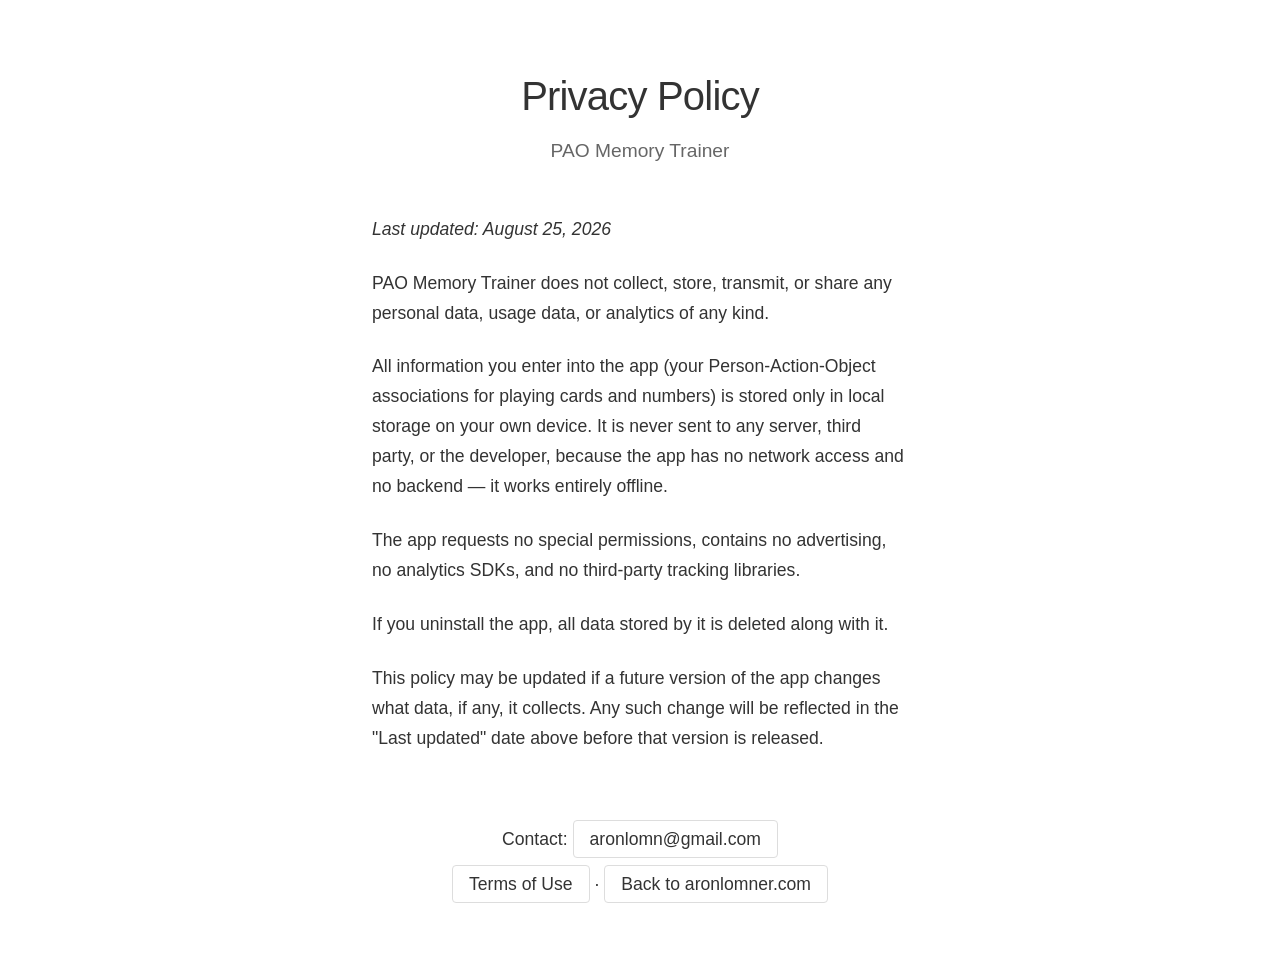
<file: pao-memory-trainer/privacy.html>
<!DOCTYPE html>
<html lang="en">
<head>
    <meta charset="UTF-8">
    <meta name="viewport" content="width=device-width, initial-scale=1.0">
    <title>Privacy Policy — PAO Memory Trainer</title>
    <link rel="stylesheet" href="../styles.css">
    <link rel="icon" type="image/svg+xml" href="/favicon.svg">
</head>
<body>
    <main>
        <header>
            <h1>Privacy Policy</h1>
            <p class="title">PAO Memory Trainer</p>
        </header>

        <section class="about">
            <p><em>Last updated: August 25, 2026</em></p>

            <p>PAO Memory Trainer does not collect, store, transmit, or share any personal
            data, usage data, or analytics of any kind.</p>

            <p>All information you enter into the app (your Person-Action-Object associations
            for playing cards and numbers) is stored only in local storage on your own device.
            It is never sent to any server, third party, or the developer, because the app has
            no network access and no backend — it works entirely offline.</p>

            <p>The app requests no special permissions, contains no advertising, no analytics
            SDKs, and no third-party tracking libraries.</p>

            <p>If you uninstall the app, all data stored by it is deleted along with it.</p>

            <p>This policy may be updated if a future version of the app changes what data, if
            any, it collects. Any such change will be reflected in the "Last updated" date above
            before that version is released.</p>
        </section>

        <section class="contact">
            <p>Contact: <a href="mailto:aronlomn@gmail.com">aronlomn@gmail.com</a></p>
            <p><a href="terms.html">Terms of Use</a> · <a href="../index.html">Back to aronlomner.com</a></p>
        </section>
    </main>
</body>
</html>
</file>
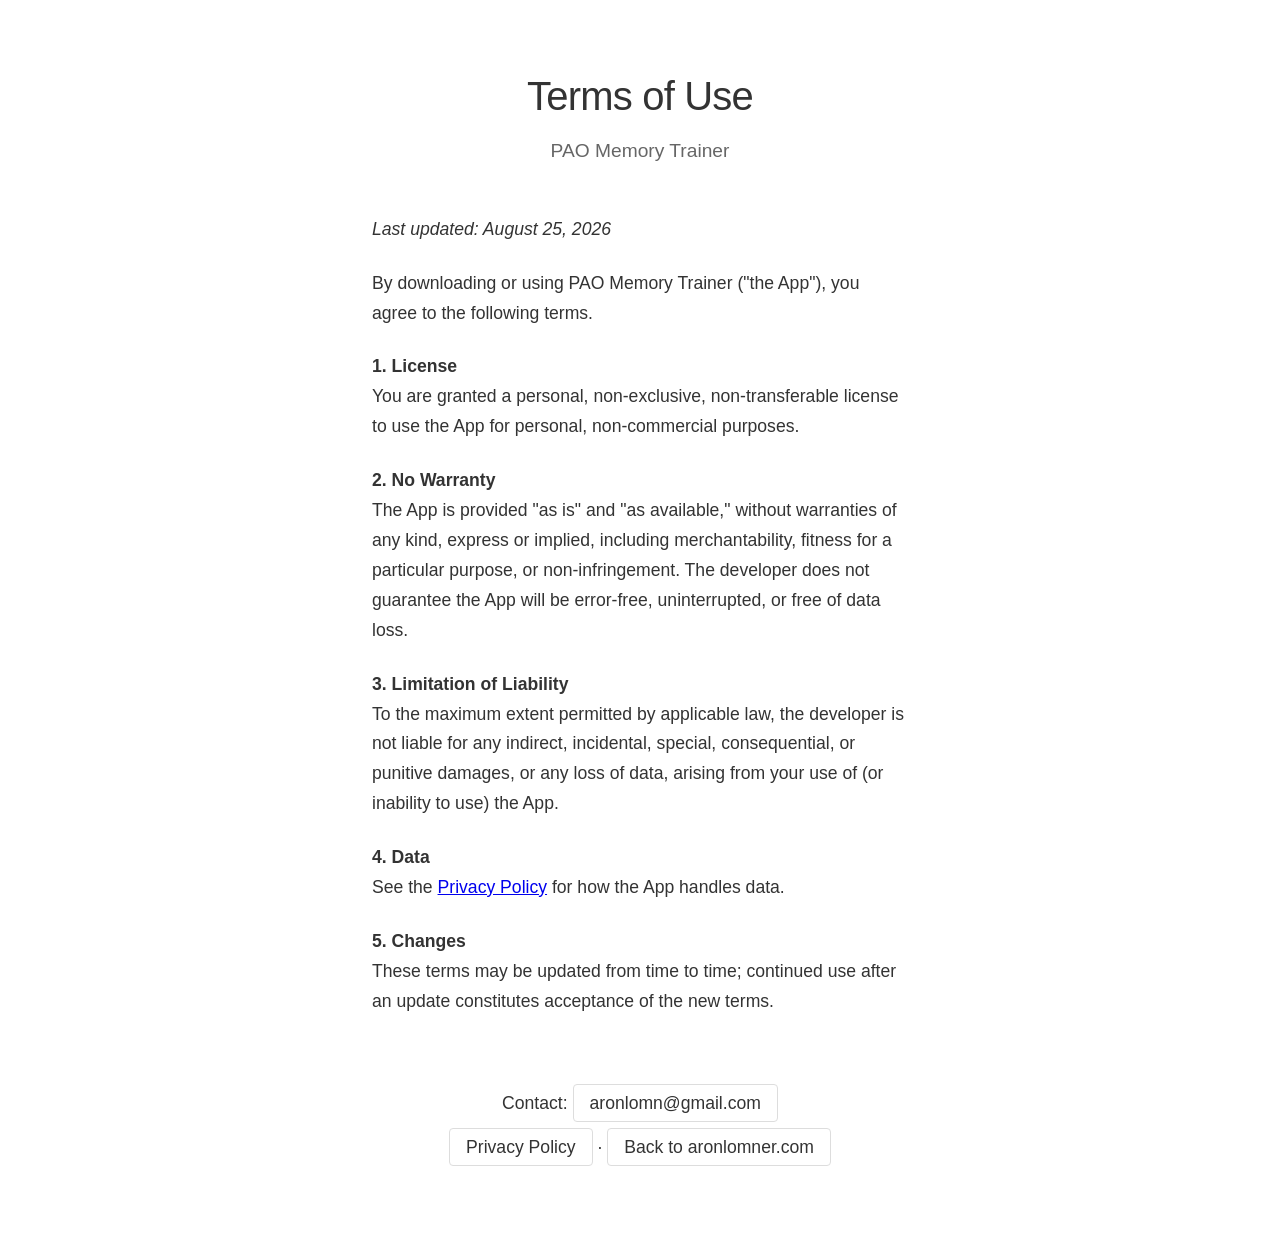
<file: pao-memory-trainer/terms.html>
<!DOCTYPE html>
<html lang="en">
<head>
    <meta charset="UTF-8">
    <meta name="viewport" content="width=device-width, initial-scale=1.0">
    <title>Terms of Use — PAO Memory Trainer</title>
    <link rel="stylesheet" href="../styles.css">
    <link rel="icon" type="image/svg+xml" href="/favicon.svg">
</head>
<body>
    <main>
        <header>
            <h1>Terms of Use</h1>
            <p class="title">PAO Memory Trainer</p>
        </header>

        <section class="about">
            <p><em>Last updated: August 25, 2026</em></p>

            <p>By downloading or using PAO Memory Trainer ("the App"), you agree to the
            following terms.</p>

            <p><strong>1. License</strong><br>
            You are granted a personal, non-exclusive, non-transferable license to use the App
            for personal, non-commercial purposes.</p>

            <p><strong>2. No Warranty</strong><br>
            The App is provided "as is" and "as available," without warranties of any kind,
            express or implied, including merchantability, fitness for a particular purpose, or
            non-infringement. The developer does not guarantee the App will be error-free,
            uninterrupted, or free of data loss.</p>

            <p><strong>3. Limitation of Liability</strong><br>
            To the maximum extent permitted by applicable law, the developer is not liable for
            any indirect, incidental, special, consequential, or punitive damages, or any loss
            of data, arising from your use of (or inability to use) the App.</p>

            <p><strong>4. Data</strong><br>
            See the <a href="privacy.html">Privacy Policy</a> for how the App handles data.</p>

            <p><strong>5. Changes</strong><br>
            These terms may be updated from time to time; continued use after an update
            constitutes acceptance of the new terms.</p>
        </section>

        <section class="contact">
            <p>Contact: <a href="mailto:aronlomn@gmail.com">aronlomn@gmail.com</a></p>
            <p><a href="privacy.html">Privacy Policy</a> · <a href="../index.html">Back to aronlomner.com</a></p>
        </section>
    </main>
</body>
</html>
</file>
<file: styles.css>
* {
    margin: 0;
    padding: 0;
    box-sizing: border-box;
}

body {
    font-family: -apple-system, BlinkMacSystemFont, 'Segoe UI', Roboto, Oxygen, Ubuntu, Cantarell, sans-serif;
    line-height: 1.6;
    color: #333;
    background-color: #fff;
}

main {
    max-width: 600px;
    margin: 0 auto;
    padding: 4rem 2rem;
    min-height: 100vh;
    display: flex;
    flex-direction: column;
    justify-content: center;
}

header {
    text-align: center;
    margin-bottom: 3rem;
}

h1 {
    font-size: 2.5rem;
    font-weight: 300;
    margin-bottom: 0.5rem;
    letter-spacing: -0.02em;
}

.title {
    font-size: 1.2rem;
    color: #666;
    font-weight: 400;
}

.about {
    margin-bottom: 3rem;
}

.about p {
    font-size: 1.1rem;
    margin-bottom: 1.5rem;
    line-height: 1.7;
}

.contact {
    text-align: center;
}

.contact p {
    margin-bottom: 1rem;
    font-size: 1.1rem;
}

.contact a {
    color: #333;
    text-decoration: none;
    font-weight: 500;
    padding: 0.5rem 1rem;
    border: 1px solid #ddd;
    border-radius: 4px;
    transition: all 0.2s ease;
}

.contact a:hover {
    background-color: #333;
    color: #fff;
    border-color: #333;
}

@media (max-width: 768px) {
    main {
        padding: 2rem 1rem;
    }
    
    h1 {
        font-size: 2rem;
    }
    
    .about p {
        font-size: 1rem;
    }
    
}
</file>
